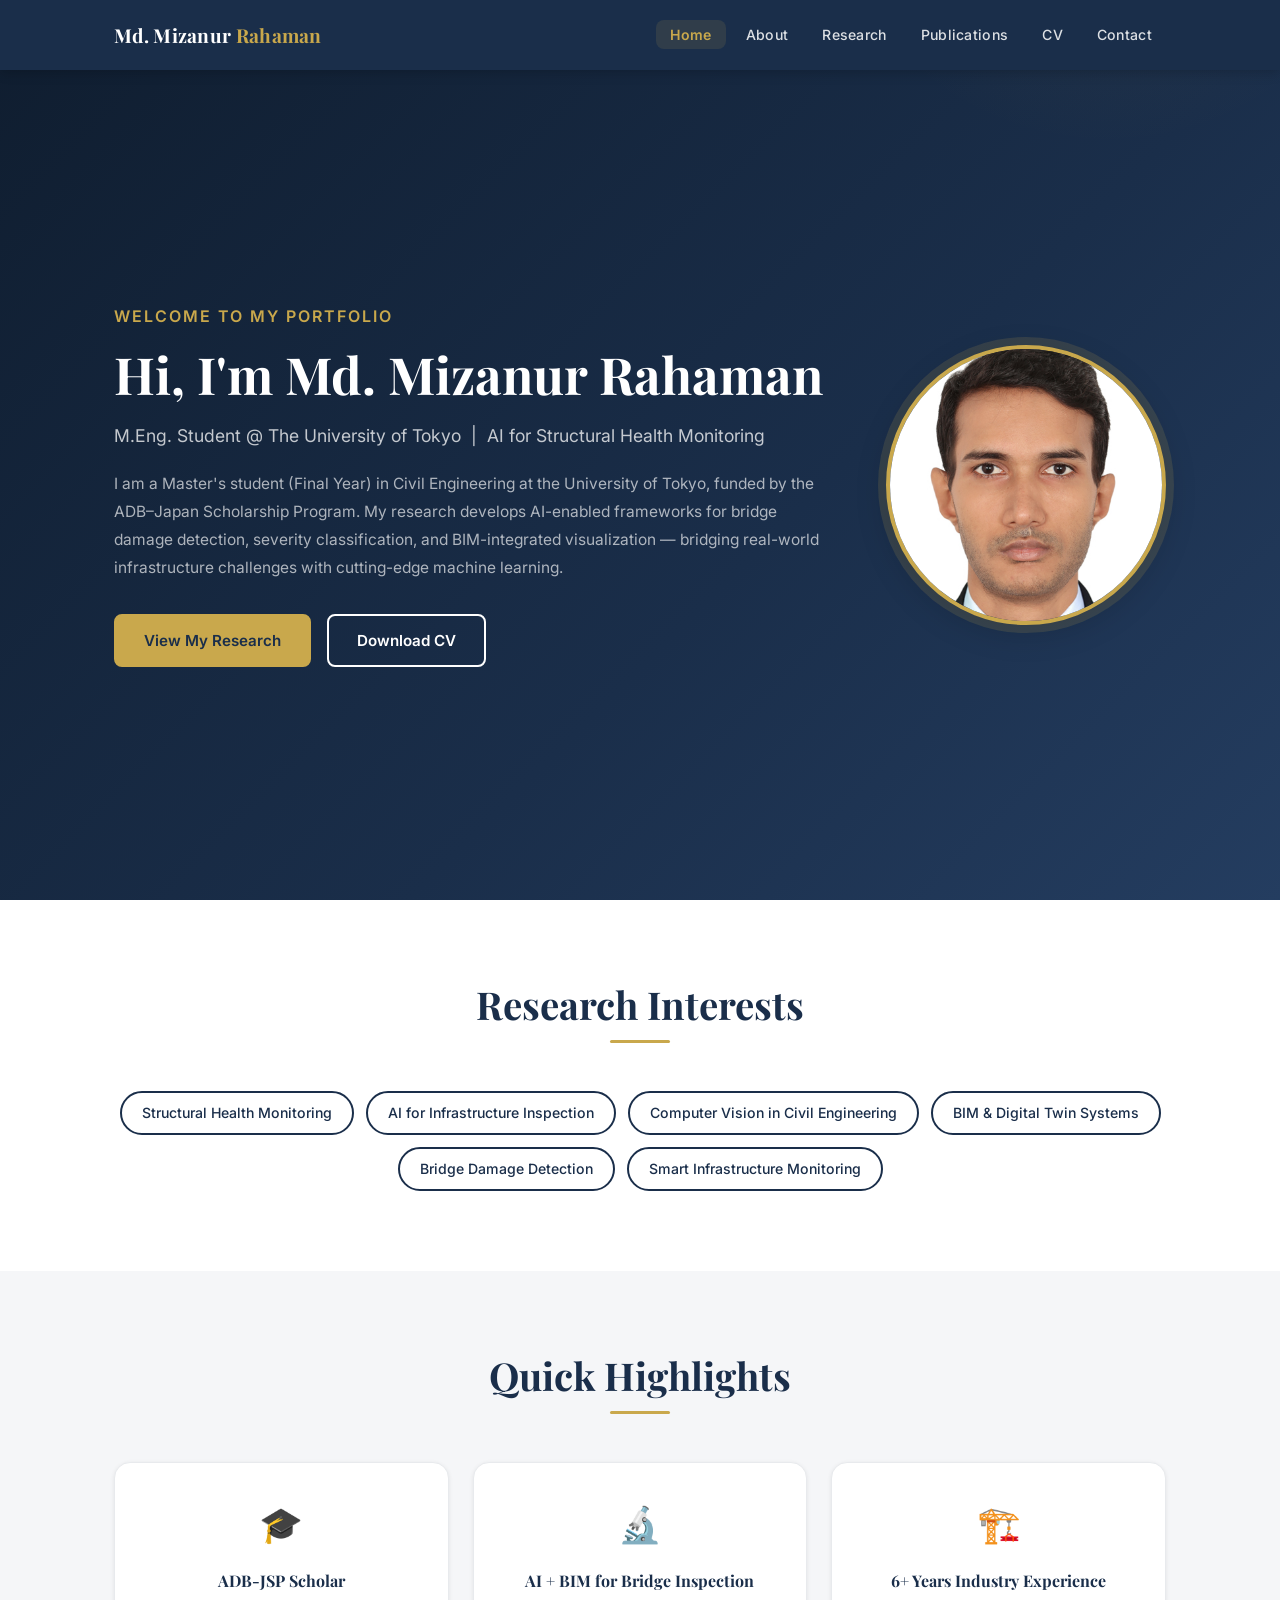
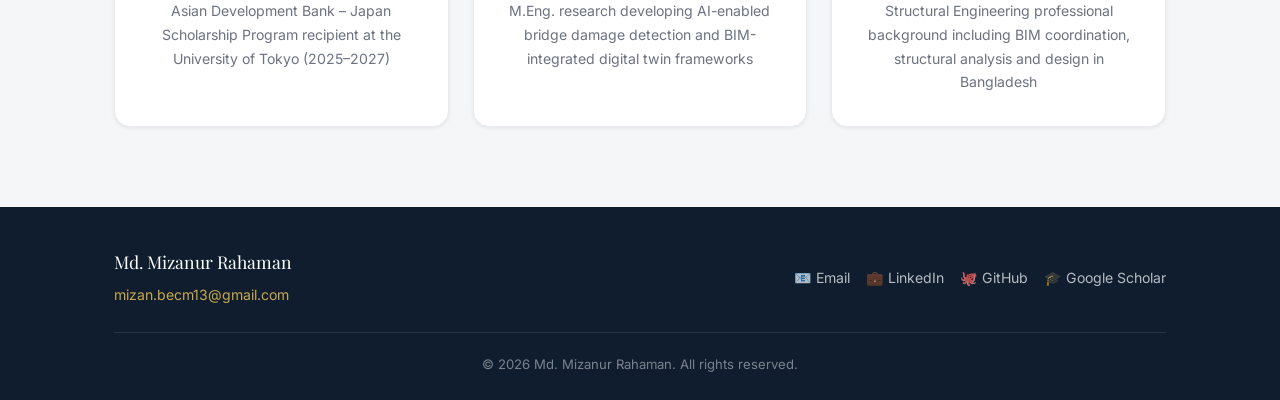
<file: index.html>
<!DOCTYPE html>
<html lang="en">
<head>
  <meta charset="UTF-8" />
  <meta name="viewport" content="width=device-width, initial-scale=1.0" />
  <title>Md. Mizanur Rahaman — PhD Portfolio</title>
  <meta name="description" content="Academic portfolio of Md. Mizanur Rahaman, M.Eng. student at the University of Tokyo specializing in AI for Structural Health Monitoring." />
  <link rel="stylesheet" href="assets/css/style.css" />
</head>
<body>

  <div id="nav-placeholder"></div>

  <!-- ===== HERO ===== -->
  <header class="hero">
    <div class="hero-inner container">
      <div class="hero-text">
        <div class="hero-greeting">Welcome to my portfolio</div>
        <h1>Hi, I'm Md. Mizanur Rahaman</h1>
        <p class="hero-subtitle">
          M.Eng. Student @ The University of Tokyo &nbsp;|&nbsp; AI for Structural Health Monitoring
        </p>
        <p class="hero-bio">
          I am a Master's student (Final Year) in Civil Engineering at the University of Tokyo,
          funded by the ADB–Japan Scholarship Program. My research develops AI-enabled frameworks
          for bridge damage detection, severity classification, and BIM-integrated visualization —
          bridging real-world infrastructure challenges with cutting-edge machine learning.
        </p>
        <div class="hero-buttons">
          <a href="research.html" class="btn btn-primary">View My Research</a>
          <a href="files/Md_Mizanur_Rahaman_CV_PhD_2026.pdf" class="btn btn-outline" download>Download CV</a>
        </div>
      </div>
      <div class="hero-photo">
        <img src="assets/images/profile.png" alt="Md. Mizanur Rahaman — profile photo" />
      </div>
    </div>
  </header>

  <main>

    <!-- ===== RESEARCH INTERESTS ===== -->
    <section class="section">
      <div class="container">
        <div class="section-title">
          <h2>Research Interests</h2>
          <div class="underline"></div>
        </div>
        <div class="interest-pills">
          <span class="pill">Structural Health Monitoring</span>
          <span class="pill">AI for Infrastructure Inspection</span>
          <span class="pill">Computer Vision in Civil Engineering</span>
          <span class="pill">BIM &amp; Digital Twin Systems</span>
          <span class="pill">Bridge Damage Detection</span>
          <span class="pill">Smart Infrastructure Monitoring</span>
        </div>
      </div>
    </section>

    <!-- ===== QUICK HIGHLIGHTS ===== -->
    <section class="section section-alt">
      <div class="container">
        <div class="section-title">
          <h2>Quick Highlights</h2>
          <div class="underline"></div>
        </div>
        <div class="highlight-cards">

          <div class="highlight-card">
            <div class="icon">🎓</div>
            <h4>ADB-JSP Scholar</h4>
            <p>Asian Development Bank – Japan Scholarship Program recipient at the University of Tokyo (2025–2027)</p>
          </div>

          <div class="highlight-card">
            <div class="icon">🔬</div>
            <h4>AI + BIM for Bridge Inspection</h4>
            <p>M.Eng. research developing AI-enabled bridge damage detection and BIM-integrated digital twin frameworks</p>
          </div>

          <div class="highlight-card">
            <div class="icon">🏗️</div>
            <h4>6+ Years Industry Experience</h4>
            <p>Structural Engineering professional background including BIM coordination, structural analysis and design in Bangladesh</p>
          </div>

        </div>
      </div>
    </section>

  </main>

  <div id="footer-placeholder"></div>

  <script src="assets/js/main.js"></script>
</body>
</html>
</file>
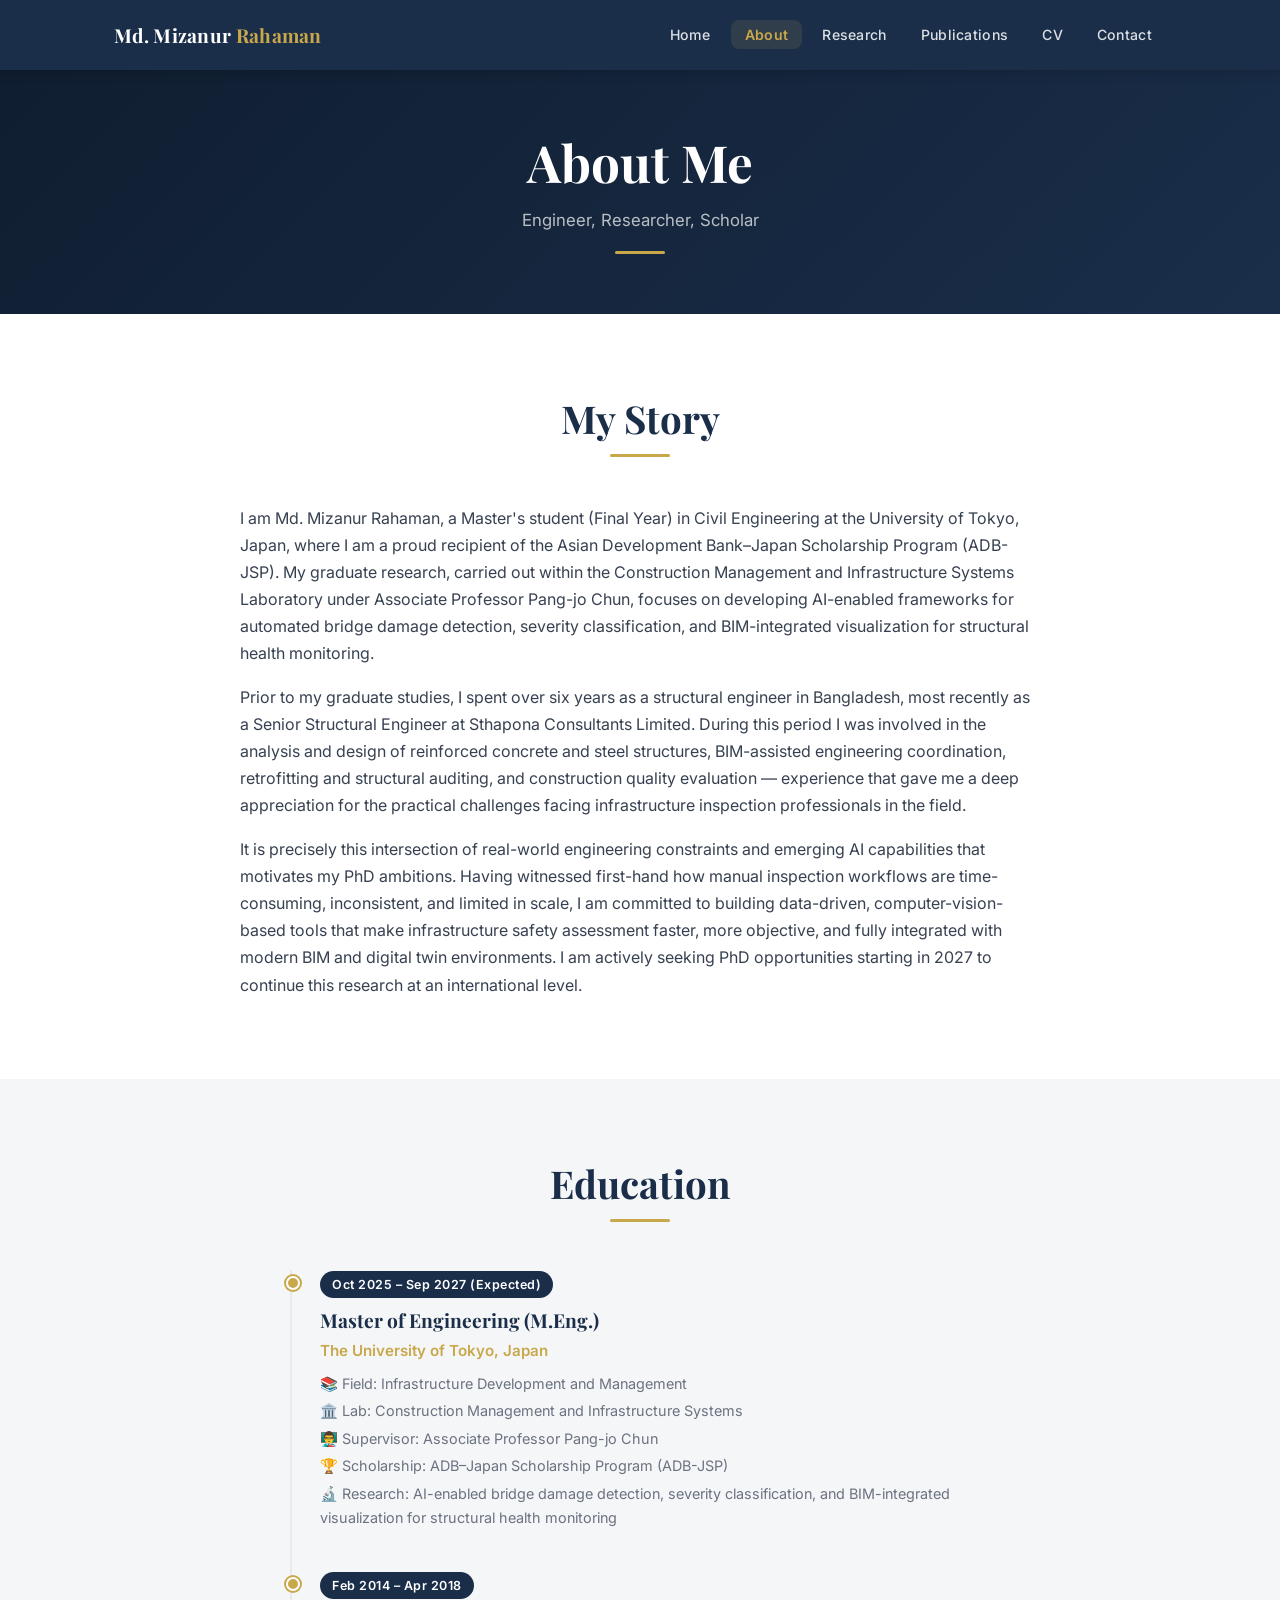
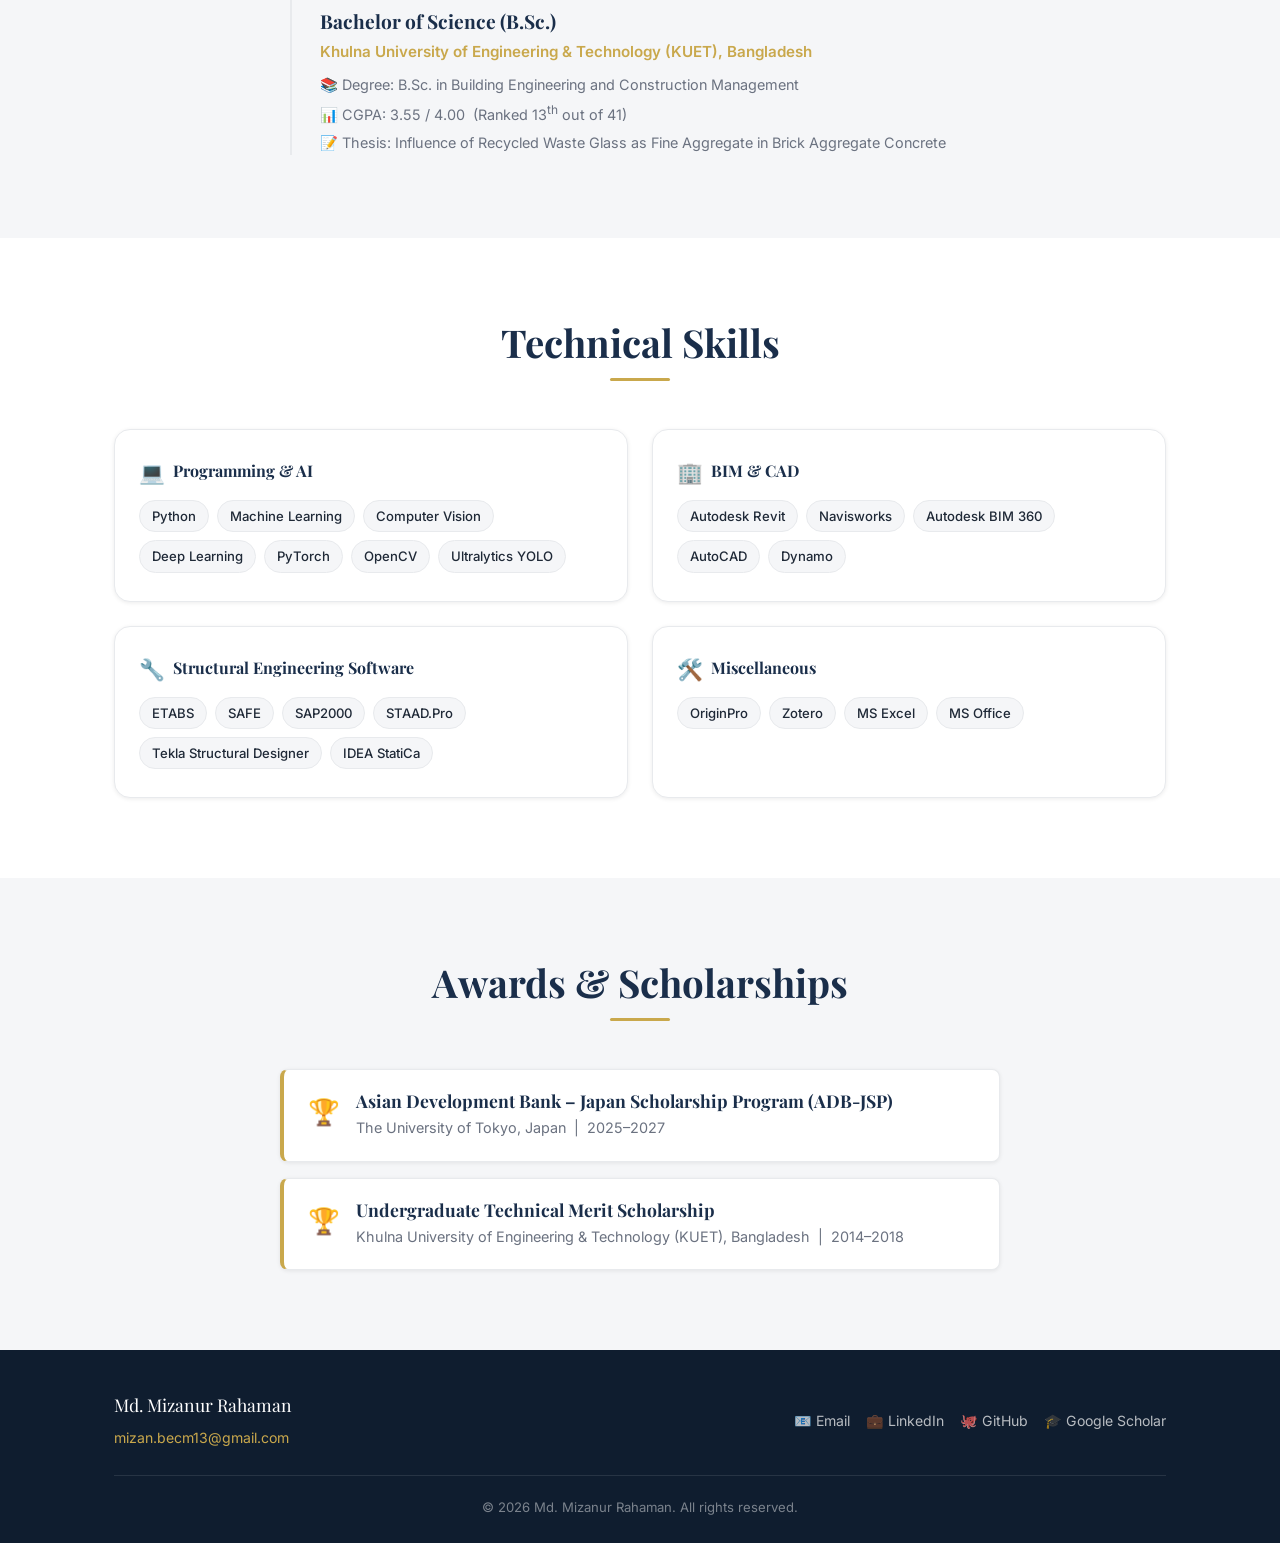
<file: about.html>
<!DOCTYPE html>
<html lang="en">
<head>
  <meta charset="UTF-8" />
  <meta name="viewport" content="width=device-width, initial-scale=1.0" />
  <title>About — Md. Mizanur Rahaman</title>
  <meta name="description" content="About Md. Mizanur Rahaman — education, professional background, technical skills, and awards." />
  <link rel="stylesheet" href="assets/css/style.css" />
</head>
<body>

  <div id="nav-placeholder"></div>

  <!-- ===== PAGE HERO ===== -->
  <header class="page-hero">
    <div class="container">
      <h1>About Me</h1>
      <p>Engineer, Researcher, Scholar</p>
      <div class="gold-bar"></div>
    </div>
  </header>

  <main>

    <!-- ===== ABOUT ME ===== -->
    <section class="section">
      <div class="container">
        <div class="section-title">
          <h2>My Story</h2>
          <div class="underline"></div>
        </div>
        <div style="max-width: 800px; margin: 0 auto;">

          <p>
            I am Md. Mizanur Rahaman, a Master's student (Final Year) in Civil Engineering at
            the University of Tokyo, Japan, where I am a proud recipient of the Asian Development
            Bank–Japan Scholarship Program (ADB-JSP). My graduate research, carried out within the
            Construction Management and Infrastructure Systems Laboratory under Associate Professor
            Pang-jo Chun, focuses on developing AI-enabled frameworks for automated bridge damage
            detection, severity classification, and BIM-integrated visualization for structural
            health monitoring.
          </p>

          <p>
            Prior to my graduate studies, I spent over six years as a structural engineer in
            Bangladesh, most recently as a Senior Structural Engineer at Sthapona Consultants
            Limited. During this period I was involved in the analysis and design of reinforced
            concrete and steel structures, BIM-assisted engineering coordination, retrofitting and
            structural auditing, and construction quality evaluation — experience that gave me a
            deep appreciation for the practical challenges facing infrastructure inspection
            professionals in the field.
          </p>

          <p>
            It is precisely this intersection of real-world engineering constraints and emerging
            AI capabilities that motivates my PhD ambitions. Having witnessed first-hand how
            manual inspection workflows are time-consuming, inconsistent, and limited in scale, I
            am committed to building data-driven, computer-vision-based tools that make
            infrastructure safety assessment faster, more objective, and fully integrated with
            modern BIM and digital twin environments. I am actively seeking PhD opportunities
            starting in 2027 to continue this research at an international level.
          </p>

        </div>
      </div>
    </section>

    <!-- ===== EDUCATION ===== -->
    <section class="section section-alt">
      <div class="container">
        <div class="section-title">
          <h2>Education</h2>
          <div class="underline"></div>
        </div>
        <div style="max-width: 720px; margin: 0 auto;">
          <div class="timeline">

            <div class="timeline-item">
              <span class="timeline-badge">Oct 2025 – Sep 2027 (Expected)</span>
              <h3>Master of Engineering (M.Eng.)</h3>
              <div class="institution">The University of Tokyo, Japan</div>
              <div class="details">
                <span>📚 Field: Infrastructure Development and Management</span>
                <span>🏛️ Lab: Construction Management and Infrastructure Systems</span>
                <span>👨‍🏫 Supervisor: Associate Professor Pang-jo Chun</span>
                <span>🏆 Scholarship: ADB–Japan Scholarship Program (ADB-JSP)</span>
                <span>🔬 Research: AI-enabled bridge damage detection, severity classification, and BIM-integrated visualization for structural health monitoring</span>
              </div>
            </div>

            <div class="timeline-item">
              <span class="timeline-badge">Feb 2014 – Apr 2018</span>
              <h3>Bachelor of Science (B.Sc.)</h3>
              <div class="institution">Khulna University of Engineering &amp; Technology (KUET), Bangladesh</div>
              <div class="details">
                <span>📚 Degree: B.Sc. in Building Engineering and Construction Management</span>
                <span>📊 CGPA: 3.55 / 4.00 &nbsp;(Ranked 13<sup>th</sup> out of 41)</span>
                <span>📝 Thesis: Influence of Recycled Waste Glass as Fine Aggregate in Brick Aggregate Concrete</span>
              </div>
            </div>

          </div>
        </div>
      </div>
    </section>

    <!-- ===== TECHNICAL SKILLS ===== -->
    <section class="section">
      <div class="container">
        <div class="section-title">
          <h2>Technical Skills</h2>
          <div class="underline"></div>
        </div>
        <div class="skills-grid">

          <div class="skill-card">
            <h4><span class="card-icon">💻</span> Programming &amp; AI</h4>
            <div class="skill-tags">
              <span class="skill-tag">Python</span>
              <span class="skill-tag">Machine Learning</span>
              <span class="skill-tag">Computer Vision</span>
              <span class="skill-tag">Deep Learning</span>
              <span class="skill-tag">PyTorch</span>
              <span class="skill-tag">OpenCV</span>
              <span class="skill-tag">Ultralytics YOLO</span>
            </div>
          </div>

          <div class="skill-card">
            <h4><span class="card-icon">🏢</span> BIM &amp; CAD</h4>
            <div class="skill-tags">
              <span class="skill-tag">Autodesk Revit</span>
              <span class="skill-tag">Navisworks</span>
              <span class="skill-tag">Autodesk BIM 360</span>
              <span class="skill-tag">AutoCAD</span>
              <span class="skill-tag">Dynamo</span>
            </div>
          </div>

          <div class="skill-card">
            <h4><span class="card-icon">🔧</span> Structural Engineering Software</h4>
            <div class="skill-tags">
              <span class="skill-tag">ETABS</span>
              <span class="skill-tag">SAFE</span>
              <span class="skill-tag">SAP2000</span>
              <span class="skill-tag">STAAD.Pro</span>
              <span class="skill-tag">Tekla Structural Designer</span>
              <span class="skill-tag">IDEA StatiCa</span>
            </div>
          </div>

          <div class="skill-card">
            <h4><span class="card-icon">🛠️</span> Miscellaneous</h4>
            <div class="skill-tags">
              <span class="skill-tag">OriginPro</span>
              <span class="skill-tag">Zotero</span>
              <span class="skill-tag">MS Excel</span>
              <span class="skill-tag">MS Office</span>
            </div>
          </div>

        </div>
      </div>
    </section>

    <!-- ===== AWARDS & SCHOLARSHIPS ===== -->
    <section class="section section-alt">
      <div class="container">
        <div class="section-title">
          <h2>Awards &amp; Scholarships</h2>
          <div class="underline"></div>
        </div>
        <div style="max-width: 720px; margin: 0 auto;">
          <div class="awards-list">

            <div class="award-item">
              <div class="award-icon">🏆</div>
              <div>
                <h4>Asian Development Bank – Japan Scholarship Program (ADB-JSP)</h4>
                <p>The University of Tokyo, Japan &nbsp;|&nbsp; 2025–2027</p>
              </div>
            </div>

            <div class="award-item">
              <div class="award-icon">🏆</div>
              <div>
                <h4>Undergraduate Technical Merit Scholarship</h4>
                <p>Khulna University of Engineering &amp; Technology (KUET), Bangladesh &nbsp;|&nbsp; 2014–2018</p>
              </div>
            </div>

          </div>
        </div>
      </div>
    </section>

  </main>

  <div id="footer-placeholder"></div>

  <script src="assets/js/main.js"></script>
</body>
</html>
</file>
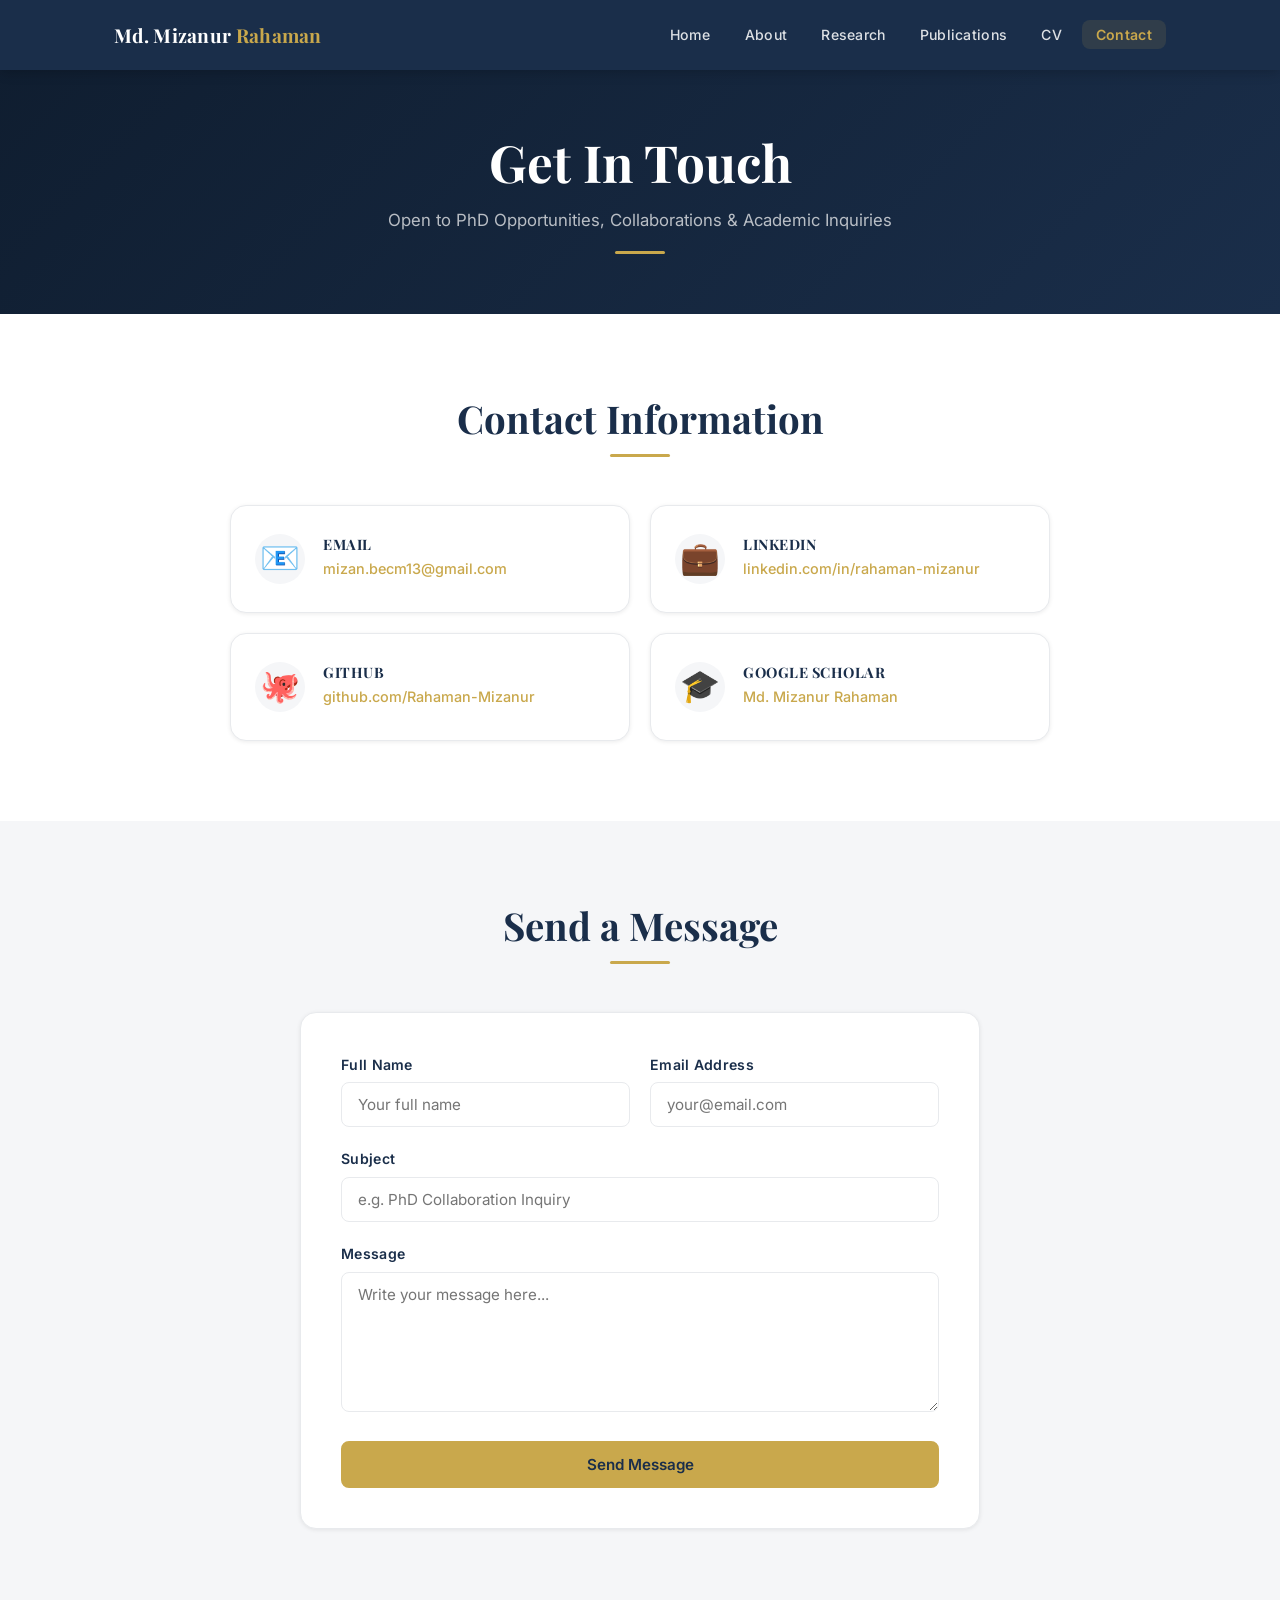
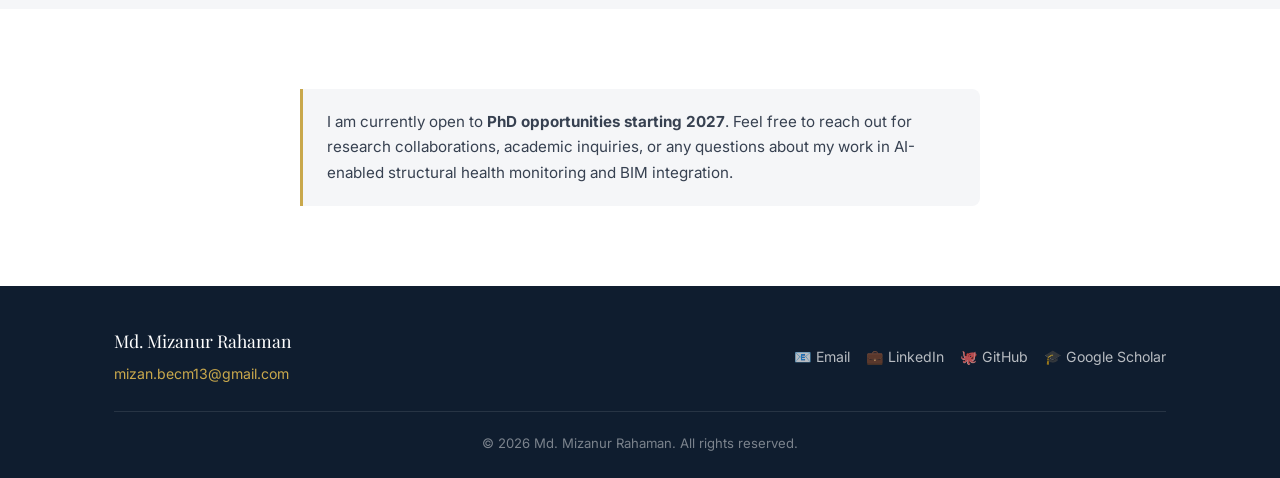
<file: contact.html>
<!DOCTYPE html>
<html lang="en">
<head>
  <meta charset="UTF-8" />
  <meta name="viewport" content="width=device-width, initial-scale=1.0" />
  <title>Contact — Md. Mizanur Rahaman</title>
  <meta name="description" content="Contact Md. Mizanur Rahaman — open to PhD opportunities, research collaborations, and academic inquiries." />
  <link rel="stylesheet" href="assets/css/style.css" />
</head>
<body>

  <div id="nav-placeholder"></div>

  <!-- ===== PAGE HERO ===== -->
  <header class="page-hero">
    <div class="container">
      <h1>Get In Touch</h1>
      <p>Open to PhD Opportunities, Collaborations &amp; Academic Inquiries</p>
      <div class="gold-bar"></div>
    </div>
  </header>

  <main>

    <!-- ===== CONTACT CARDS ===== -->
    <section class="section">
      <div class="container">
        <div class="section-title">
          <h2>Contact Information</h2>
          <div class="underline"></div>
        </div>
        <div class="contact-cards" style="max-width: 820px; margin: 0 auto;">

          <a href="mailto:mizan.becm13@gmail.com" class="contact-card">
            <div class="c-icon">📧</div>
            <div>
              <h4>Email</h4>
              <p>mizan.becm13@gmail.com</p>
            </div>
          </a>

          <a href="https://linkedin.com/in/rahaman-mizanur" target="_blank" rel="noopener" class="contact-card">
            <div class="c-icon">💼</div>
            <div>
              <h4>LinkedIn</h4>
              <p>linkedin.com/in/rahaman-mizanur</p>
            </div>
          </a>

          <a href="https://github.com/Rahaman-Mizanur" target="_blank" rel="noopener" class="contact-card">
            <div class="c-icon">🐙</div>
            <div>
              <h4>GitHub</h4>
              <p>github.com/Rahaman-Mizanur</p>
            </div>
          </a>

          <a href="https://scholar.google.com/citations?user=Gajk6tkAAAAJ&hl=en" target="_blank" rel="noopener" class="contact-card">
            <div class="c-icon">🎓</div>
            <div>
              <h4>Google Scholar</h4>
              <p>Md. Mizanur Rahaman</p>
            </div>
          </a>


        </div>
      </div>
    </section>

    <!-- ===== CONTACT FORM ===== -->
    <section class="section section-alt">
      <div class="container">
        <div class="section-title">
          <h2>Send a Message</h2>
          <div class="underline"></div>
        </div>
        <div style="max-width: 680px; margin: 0 auto;">

          <!-- Replace YOUR_FORM_ID with your Formspree form ID after signing up at formspree.io -->
          <form class="contact-form" action="https://formspree.io/f/xeedzdee" method="POST">

            <div class="form-row">
              <div class="form-group">
                <label for="name">Full Name</label>
                <input type="text" id="name" name="name" placeholder="Your full name" required />
              </div>
              <div class="form-group">
                <label for="email">Email Address</label>
                <input type="email" id="email" name="email" placeholder="your@email.com" required />
              </div>
            </div>

            <div class="form-group">
              <label for="subject">Subject</label>
              <input type="text" id="subject" name="subject" placeholder="e.g. PhD Collaboration Inquiry" required />
            </div>

            <div class="form-group">
              <label for="message">Message</label>
              <textarea id="message" name="message" placeholder="Write your message here..." required></textarea>
            </div>

            <button type="submit" class="btn btn-primary" style="width:100%; justify-content:center;">
              Send Message
            </button>

          </form>

        </div>
      </div>
    </section>

    <!-- ===== NOTE ===== -->
    <section class="section">
      <div class="container">
        <div style="max-width: 680px; margin: 0 auto;">
          <div class="form-note">
            I am currently open to <strong>PhD opportunities starting 2027</strong>. Feel free to reach out
            for research collaborations, academic inquiries, or any questions about my work in AI-enabled
            structural health monitoring and BIM integration.
          </div>
        </div>
      </div>
    </section>

  </main>

  <div id="footer-placeholder"></div>

  <script src="assets/js/main.js"></script>
</body>
</html>
</file>
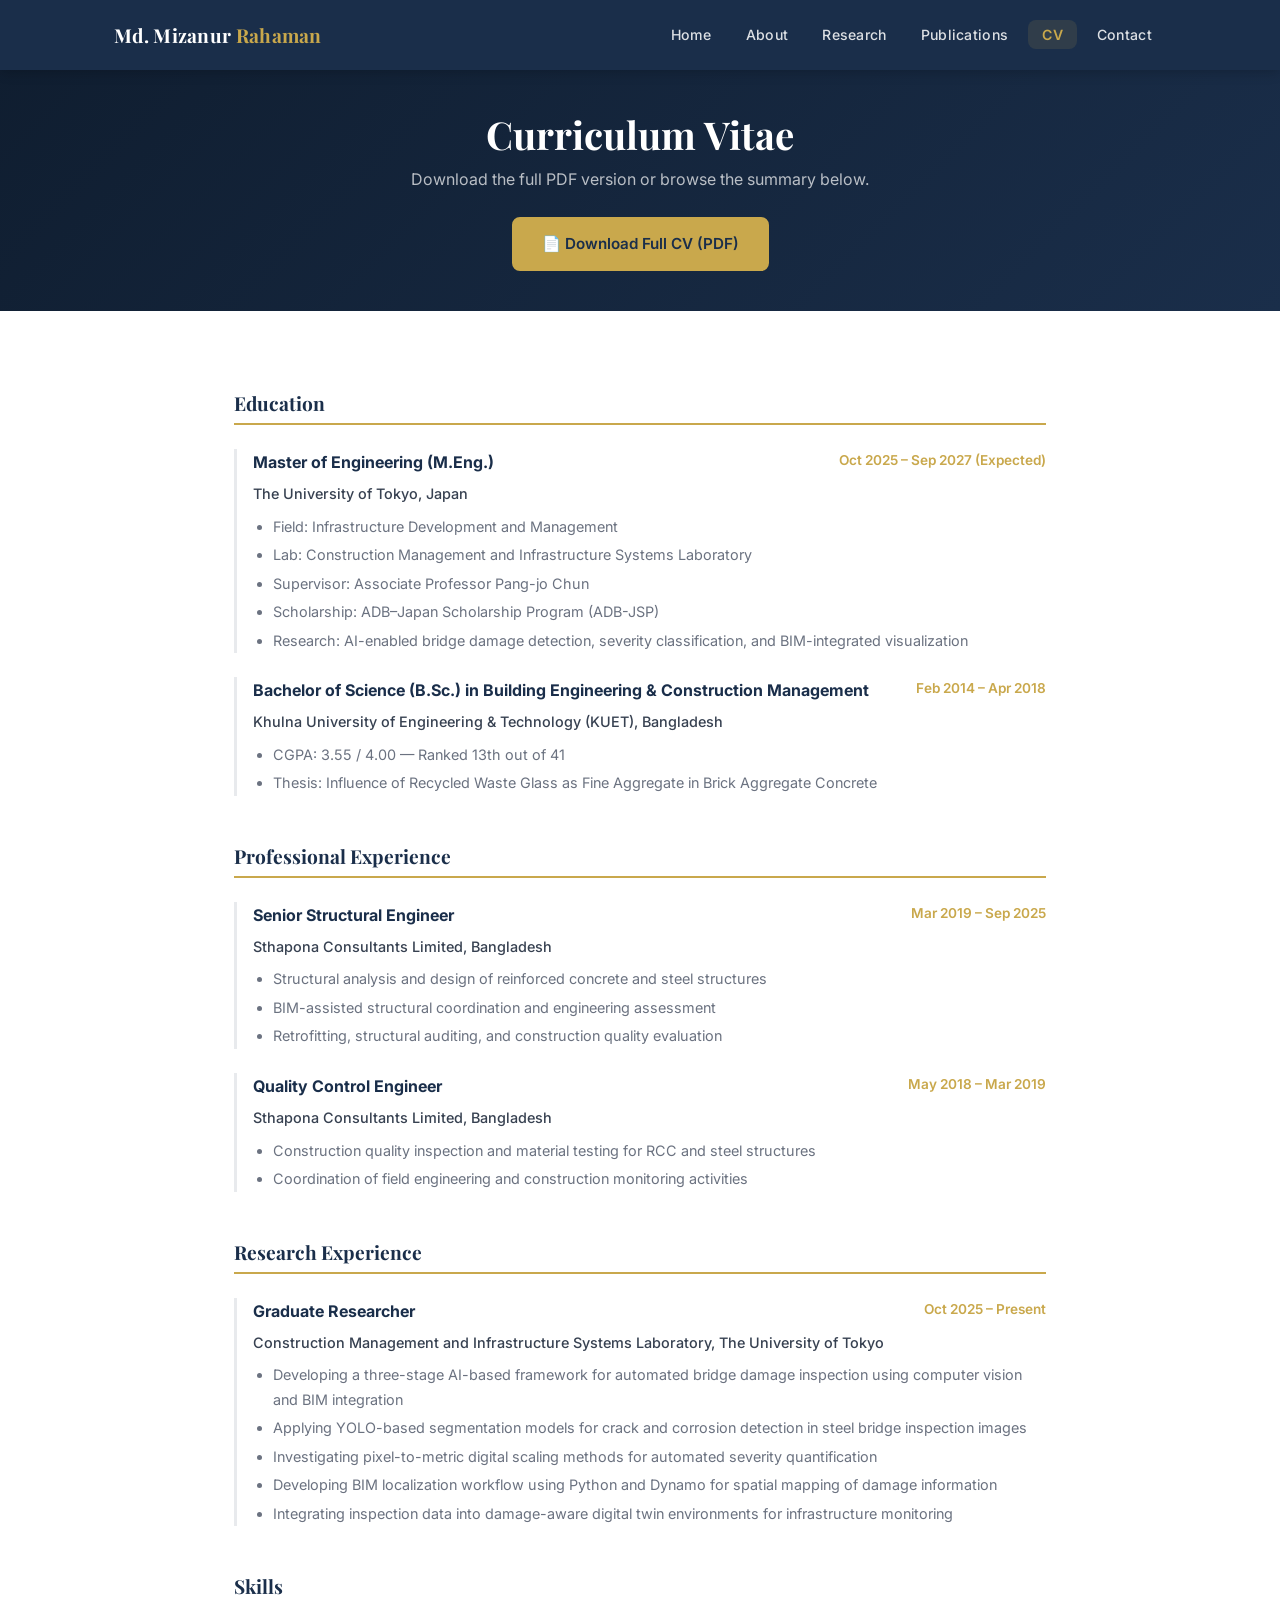
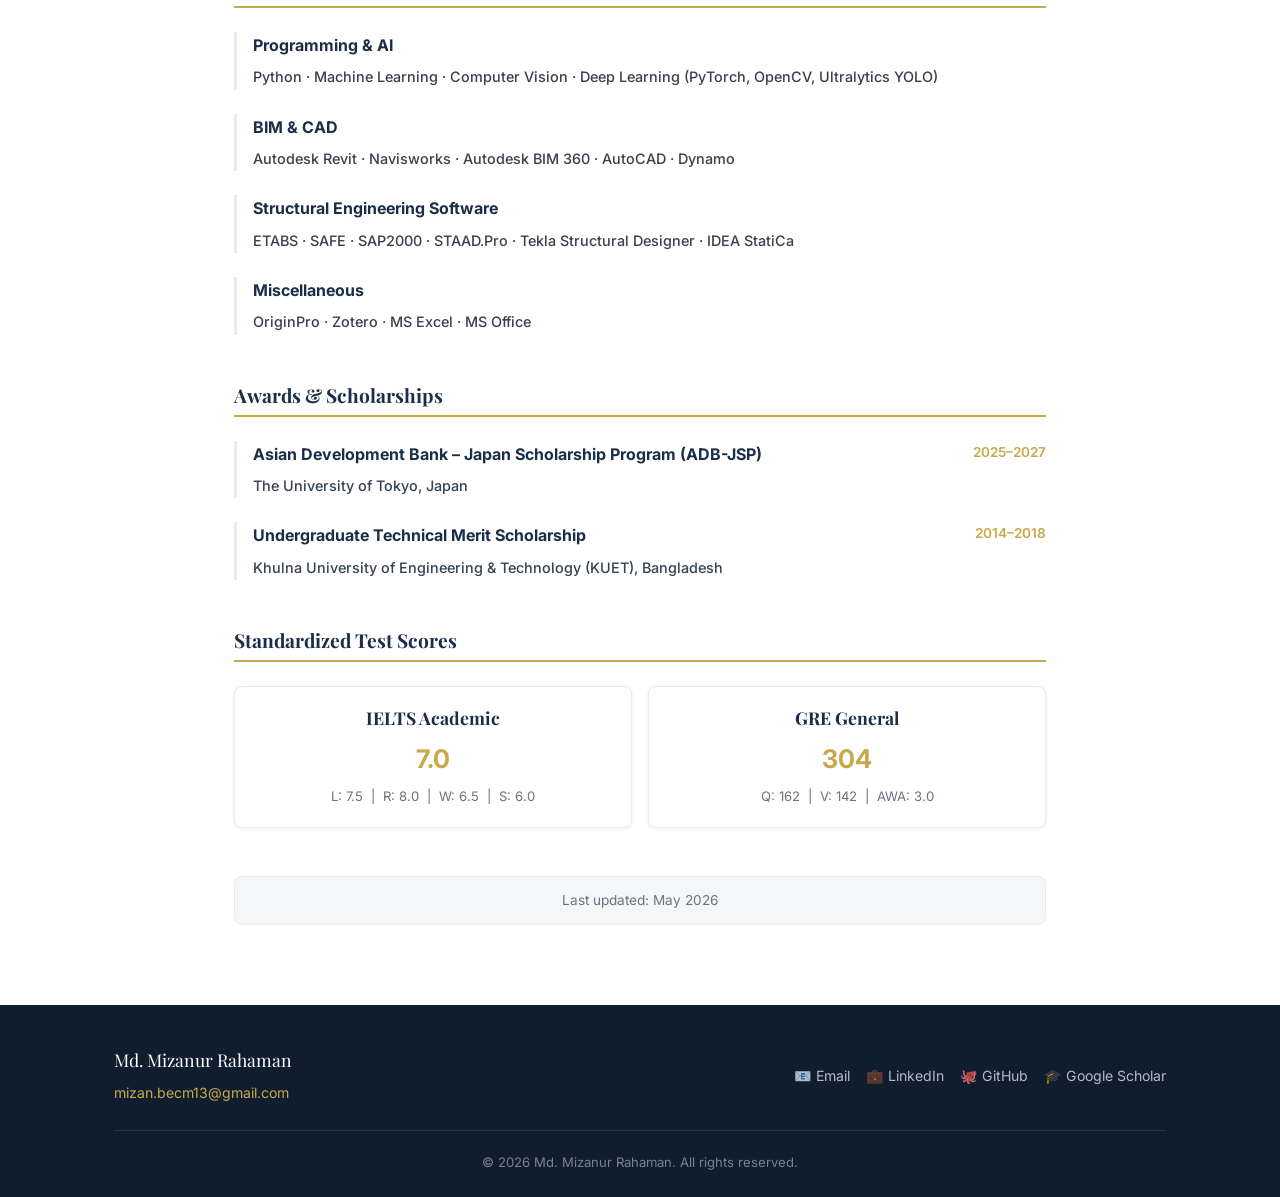
<file: cv.html>
<!DOCTYPE html>
<html lang="en">
<head>
  <meta charset="UTF-8" />
  <meta name="viewport" content="width=device-width, initial-scale=1.0" />
  <title>CV — Md. Mizanur Rahaman</title>
  <meta name="description" content="Curriculum Vitae of Md. Mizanur Rahaman — education, professional experience, skills, and awards." />
  <link rel="stylesheet" href="assets/css/style.css" />
</head>
<body>

  <div id="nav-placeholder"></div>

  <!-- ===== CV DOWNLOAD BAR ===== -->
  <div class="cv-download-bar" style="padding-top: calc(var(--nav-height) + 40px);">
    <div class="container">
      <h2>Curriculum Vitae</h2>
      <p>Download the full PDF version or browse the summary below.</p>
      <a href="files/Md_Mizanur_Rahaman_CV_PhD_2026.pdf" class="btn btn-primary" download>
        📄 Download Full CV (PDF)
      </a>
    </div>
  </div>

  <main>
    <section class="section">
      <div class="container" style="max-width: 860px;">

        <!-- EDUCATION -->
        <div class="cv-section">
          <h3>Education</h3>

          <div class="cv-entry">
            <div class="cv-entry-header">
              <div class="cv-entry-title">Master of Engineering (M.Eng.)</div>
              <div class="cv-entry-date">Oct 2025 – Sep 2027 (Expected)</div>
            </div>
            <div class="cv-entry-org">The University of Tokyo, Japan</div>
            <ul>
              <li>Field: Infrastructure Development and Management</li>
              <li>Lab: Construction Management and Infrastructure Systems Laboratory</li>
              <li>Supervisor: Associate Professor Pang-jo Chun</li>
              <li>Scholarship: ADB–Japan Scholarship Program (ADB-JSP)</li>
              <li>Research: AI-enabled bridge damage detection, severity classification, and BIM-integrated visualization</li>
            </ul>
          </div>

          <div class="cv-entry">
            <div class="cv-entry-header">
              <div class="cv-entry-title">Bachelor of Science (B.Sc.) in Building Engineering &amp; Construction Management</div>
              <div class="cv-entry-date">Feb 2014 – Apr 2018</div>
            </div>
            <div class="cv-entry-org">Khulna University of Engineering &amp; Technology (KUET), Bangladesh</div>
            <ul>
              <li>CGPA: 3.55 / 4.00 — Ranked 13th out of 41</li>
              <li>Thesis: Influence of Recycled Waste Glass as Fine Aggregate in Brick Aggregate Concrete</li>
            </ul>
          </div>
        </div>

        <!-- PROFESSIONAL EXPERIENCE -->
        <div class="cv-section">
          <h3>Professional Experience</h3>

          <div class="cv-entry">
            <div class="cv-entry-header">
              <div class="cv-entry-title">Senior Structural Engineer</div>
              <div class="cv-entry-date">Mar 2019 – Sep 2025</div>
            </div>
            <div class="cv-entry-org">Sthapona Consultants Limited, Bangladesh</div>
            <ul>
              <li>Structural analysis and design of reinforced concrete and steel structures</li>
              <li>BIM-assisted structural coordination and engineering assessment</li>
              <li>Retrofitting, structural auditing, and construction quality evaluation</li>
            </ul>
          </div>

          <div class="cv-entry">
            <div class="cv-entry-header">
              <div class="cv-entry-title">Quality Control Engineer</div>
              <div class="cv-entry-date">May 2018 – Mar 2019</div>
            </div>
            <div class="cv-entry-org">Sthapona Consultants Limited, Bangladesh</div>
            <ul>
              <li>Construction quality inspection and material testing for RCC and steel structures</li>
              <li>Coordination of field engineering and construction monitoring activities</li>
            </ul>
          </div>
        </div>

        <!-- RESEARCH EXPERIENCE -->
        <div class="cv-section">
          <h3>Research Experience</h3>

          <div class="cv-entry">
            <div class="cv-entry-header">
              <div class="cv-entry-title">Graduate Researcher</div>
              <div class="cv-entry-date">Oct 2025 – Present</div>
            </div>
            <div class="cv-entry-org">Construction Management and Infrastructure Systems Laboratory, The University of Tokyo</div>
            <ul>
              <li>Developing a three-stage AI-based framework for automated bridge damage inspection using computer vision and BIM integration</li>
              <li>Applying YOLO-based segmentation models for crack and corrosion detection in steel bridge inspection images</li>
              <li>Investigating pixel-to-metric digital scaling methods for automated severity quantification</li>
              <li>Developing BIM localization workflow using Python and Dynamo for spatial mapping of damage information</li>
              <li>Integrating inspection data into damage-aware digital twin environments for infrastructure monitoring</li>
            </ul>
          </div>
        </div>

        <!-- SKILLS SUMMARY -->
        <div class="cv-section">
          <h3>Skills</h3>

          <div class="cv-entry">
            <div class="cv-entry-header">
              <div class="cv-entry-title">Programming &amp; AI</div>
            </div>
            <div class="cv-entry-org">Python · Machine Learning · Computer Vision · Deep Learning (PyTorch, OpenCV, Ultralytics YOLO)</div>
          </div>

          <div class="cv-entry">
            <div class="cv-entry-header">
              <div class="cv-entry-title">BIM &amp; CAD</div>
            </div>
            <div class="cv-entry-org">Autodesk Revit · Navisworks · Autodesk BIM 360 · AutoCAD · Dynamo</div>
          </div>

          <div class="cv-entry">
            <div class="cv-entry-header">
              <div class="cv-entry-title">Structural Engineering Software</div>
            </div>
            <div class="cv-entry-org">ETABS · SAFE · SAP2000 · STAAD.Pro · Tekla Structural Designer · IDEA StatiCa</div>
          </div>

          <div class="cv-entry">
            <div class="cv-entry-header">
              <div class="cv-entry-title">Miscellaneous</div>
            </div>
            <div class="cv-entry-org">OriginPro · Zotero · MS Excel · MS Office</div>
          </div>
        </div>

        <!-- AWARDS -->
        <div class="cv-section">
          <h3>Awards &amp; Scholarships</h3>

          <div class="cv-entry">
            <div class="cv-entry-header">
              <div class="cv-entry-title">Asian Development Bank – Japan Scholarship Program (ADB-JSP)</div>
              <div class="cv-entry-date">2025–2027</div>
            </div>
            <div class="cv-entry-org">The University of Tokyo, Japan</div>
          </div>

          <div class="cv-entry">
            <div class="cv-entry-header">
              <div class="cv-entry-title">Undergraduate Technical Merit Scholarship</div>
              <div class="cv-entry-date">2014–2018</div>
            </div>
            <div class="cv-entry-org">Khulna University of Engineering &amp; Technology (KUET), Bangladesh</div>
          </div>
        </div>

        <!-- STANDARDIZED TESTS -->
        <div class="cv-section">
          <h3>Standardized Test Scores</h3>
          <div class="test-scores">

            <div class="score-card">
              <h4>IELTS Academic</h4>
              <span class="score-main">7.0</span>
              <div class="score-details">L: 7.5 &nbsp;|&nbsp; R: 8.0 &nbsp;|&nbsp; W: 6.5 &nbsp;|&nbsp; S: 6.0</div>
            </div>

            <div class="score-card">
              <h4>GRE General</h4>
              <span class="score-main">304</span>
              <div class="score-details">Q: 162 &nbsp;|&nbsp; V: 142 &nbsp;|&nbsp; AWA: 3.0</div>
            </div>

          </div>
        </div>

        <div class="cv-note">Last updated: May 2026</div>

      </div>
    </section>
  </main>

  <div id="footer-placeholder"></div>

  <script src="assets/js/main.js"></script>
</body>
</html>
</file>
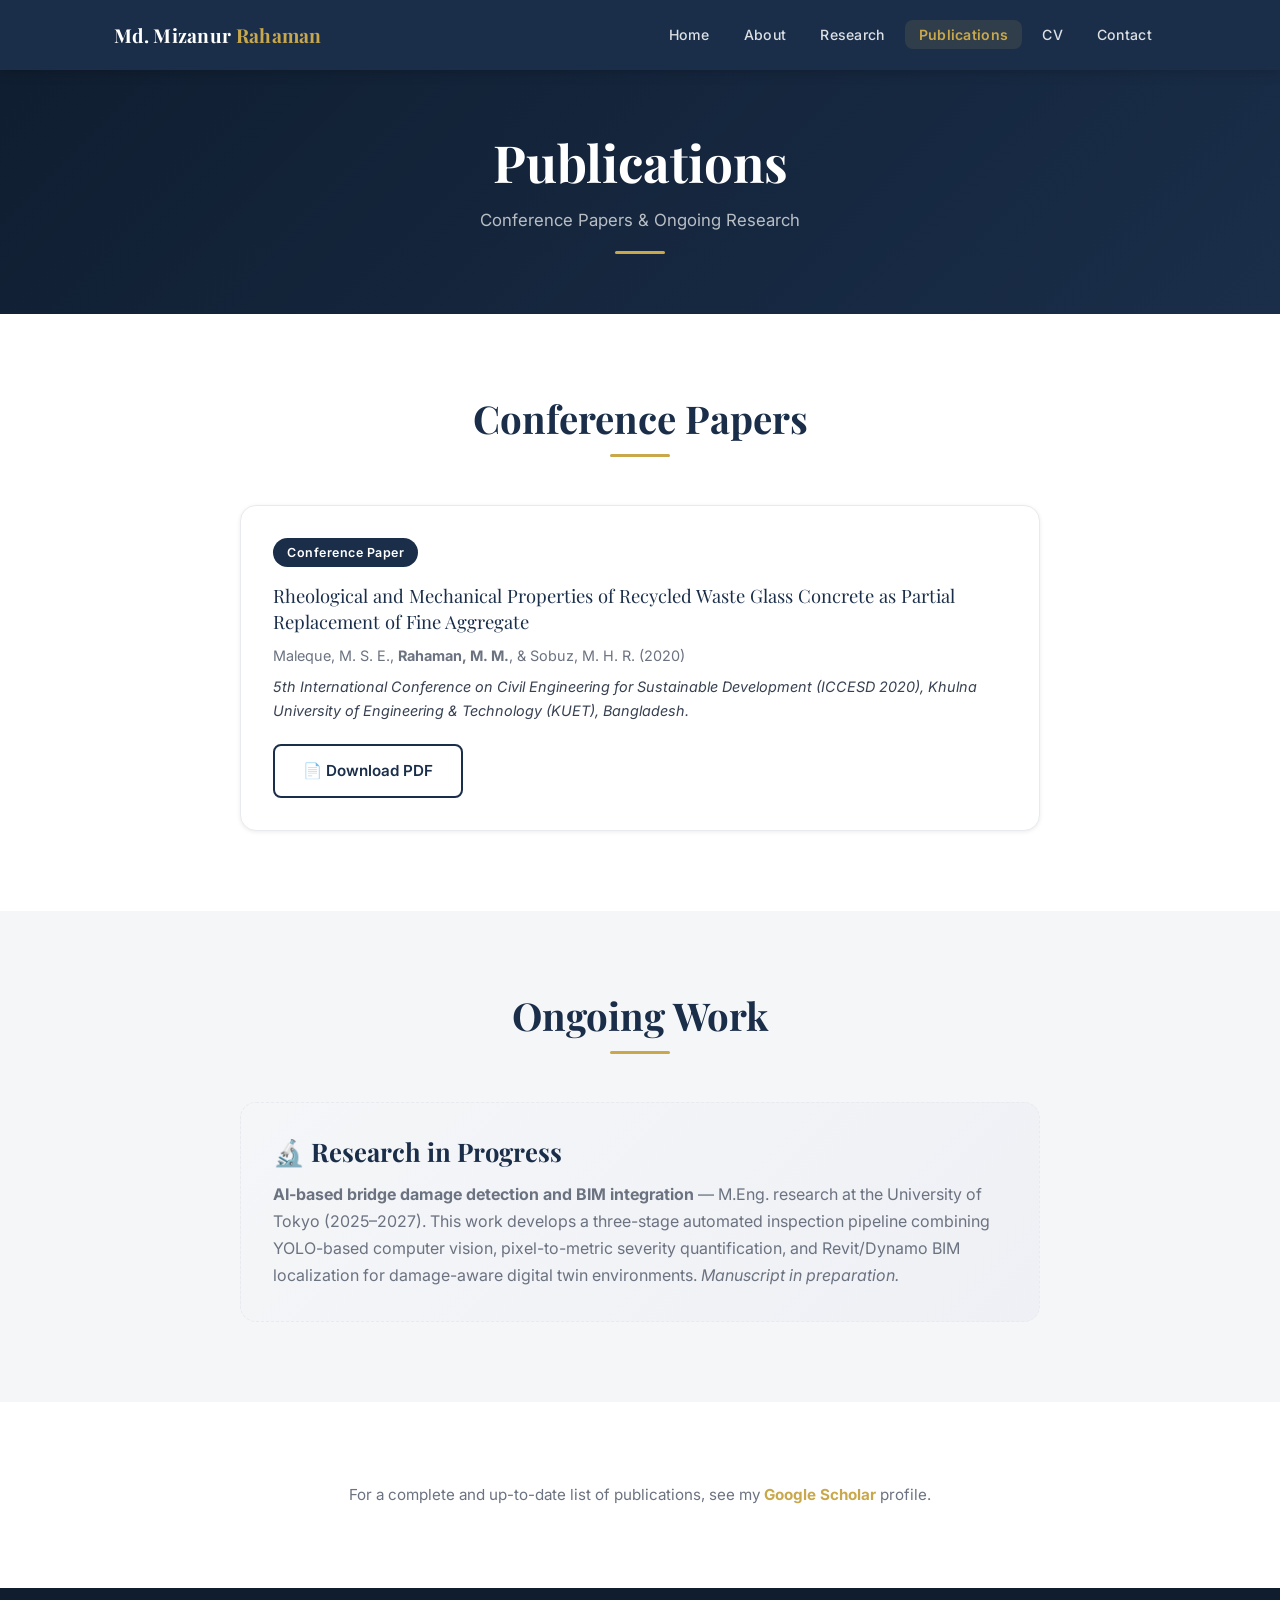
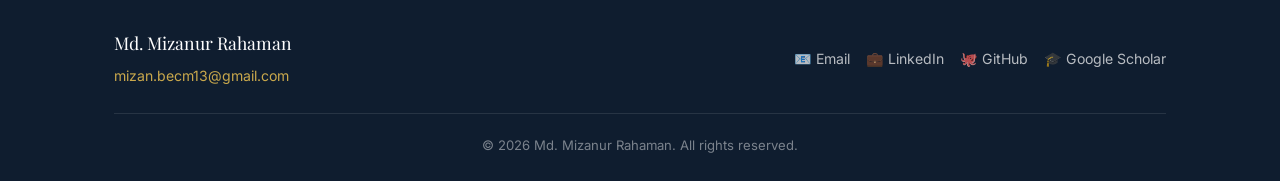
<file: publications.html>
<!DOCTYPE html>
<html lang="en">
<head>
  <meta charset="UTF-8" />
  <meta name="viewport" content="width=device-width, initial-scale=1.0" />
  <title>Publications — Md. Mizanur Rahaman</title>
  <meta name="description" content="Publications by Md. Mizanur Rahaman — conference papers and ongoing research manuscripts." />
  <link rel="stylesheet" href="assets/css/style.css" />
</head>
<body>

  <div id="nav-placeholder"></div>

  <!-- ===== PAGE HERO ===== -->
  <header class="page-hero">
    <div class="container">
      <h1>Publications</h1>
      <p>Conference Papers &amp; Ongoing Research</p>
      <div class="gold-bar"></div>
    </div>
  </header>

  <main>

    <!-- ===== CONFERENCE PAPERS ===== -->
    <section class="section">
      <div class="container">
        <div class="section-title">
          <h2>Conference Papers</h2>
          <div class="underline"></div>
        </div>
        <div style="max-width: 800px; margin: 0 auto;">

          <div class="pub-card">
            <span class="pub-badge">Conference Paper</span>
            <div class="pub-title">
              Rheological and Mechanical Properties of Recycled Waste Glass Concrete as Partial Replacement of Fine Aggregate
            </div>
            <div class="pub-authors">
              Maleque, M. S. E., <strong>Rahaman, M. M.</strong>, &amp; Sobuz, M. H. R. (2020)
            </div>
            <div class="pub-venue">
              5th International Conference on Civil Engineering for Sustainable Development (ICCESD 2020),
              Khulna University of Engineering &amp; Technology (KUET), Bangladesh.
            </div>
            <div class="pub-actions">
              <a href="files/publication_2020.pdf" class="btn btn-outline-navy" download>
                📄 Download PDF
              </a>
            </div>
          </div>

        </div>
      </div>
    </section>

    <!-- ===== ONGOING WORK ===== -->
    <section class="section section-alt">
      <div class="container">
        <div class="section-title">
          <h2>Ongoing Work</h2>
          <div class="underline"></div>
        </div>
        <div style="max-width: 800px; margin: 0 auto;">

          <div class="ongoing-card">
            <h3 style="margin-bottom:14px;">🔬 Research in Progress</h3>
            <p>
              <strong>AI-based bridge damage detection and BIM integration</strong> — M.Eng. research at the
              University of Tokyo (2025–2027). This work develops a three-stage automated inspection pipeline
              combining YOLO-based computer vision, pixel-to-metric severity quantification, and Revit/Dynamo
              BIM localization for damage-aware digital twin environments. <em>Manuscript in preparation.</em>
            </p>
          </div>

        </div>
      </div>
    </section>

    <!-- ===== GOOGLE SCHOLAR NOTE ===== -->
    <section class="section">
      <div class="container">
        <div style="max-width: 800px; margin: 0 auto; text-align: center;">
          <p style="color:var(--grey-text); font-size:0.95rem;">
            For a complete and up-to-date list of publications, see my
            <a href="https://scholar.google.com/citations?user=Gajk6tkAAAAJ&hl=en" target="_blank" rel="noopener"><strong>Google Scholar</strong></a> profile.
          </p>
        </div>
      </div>
    </section>

  </main>

  <div id="footer-placeholder"></div>

  <script src="assets/js/main.js"></script>
</body>
</html>
</file>
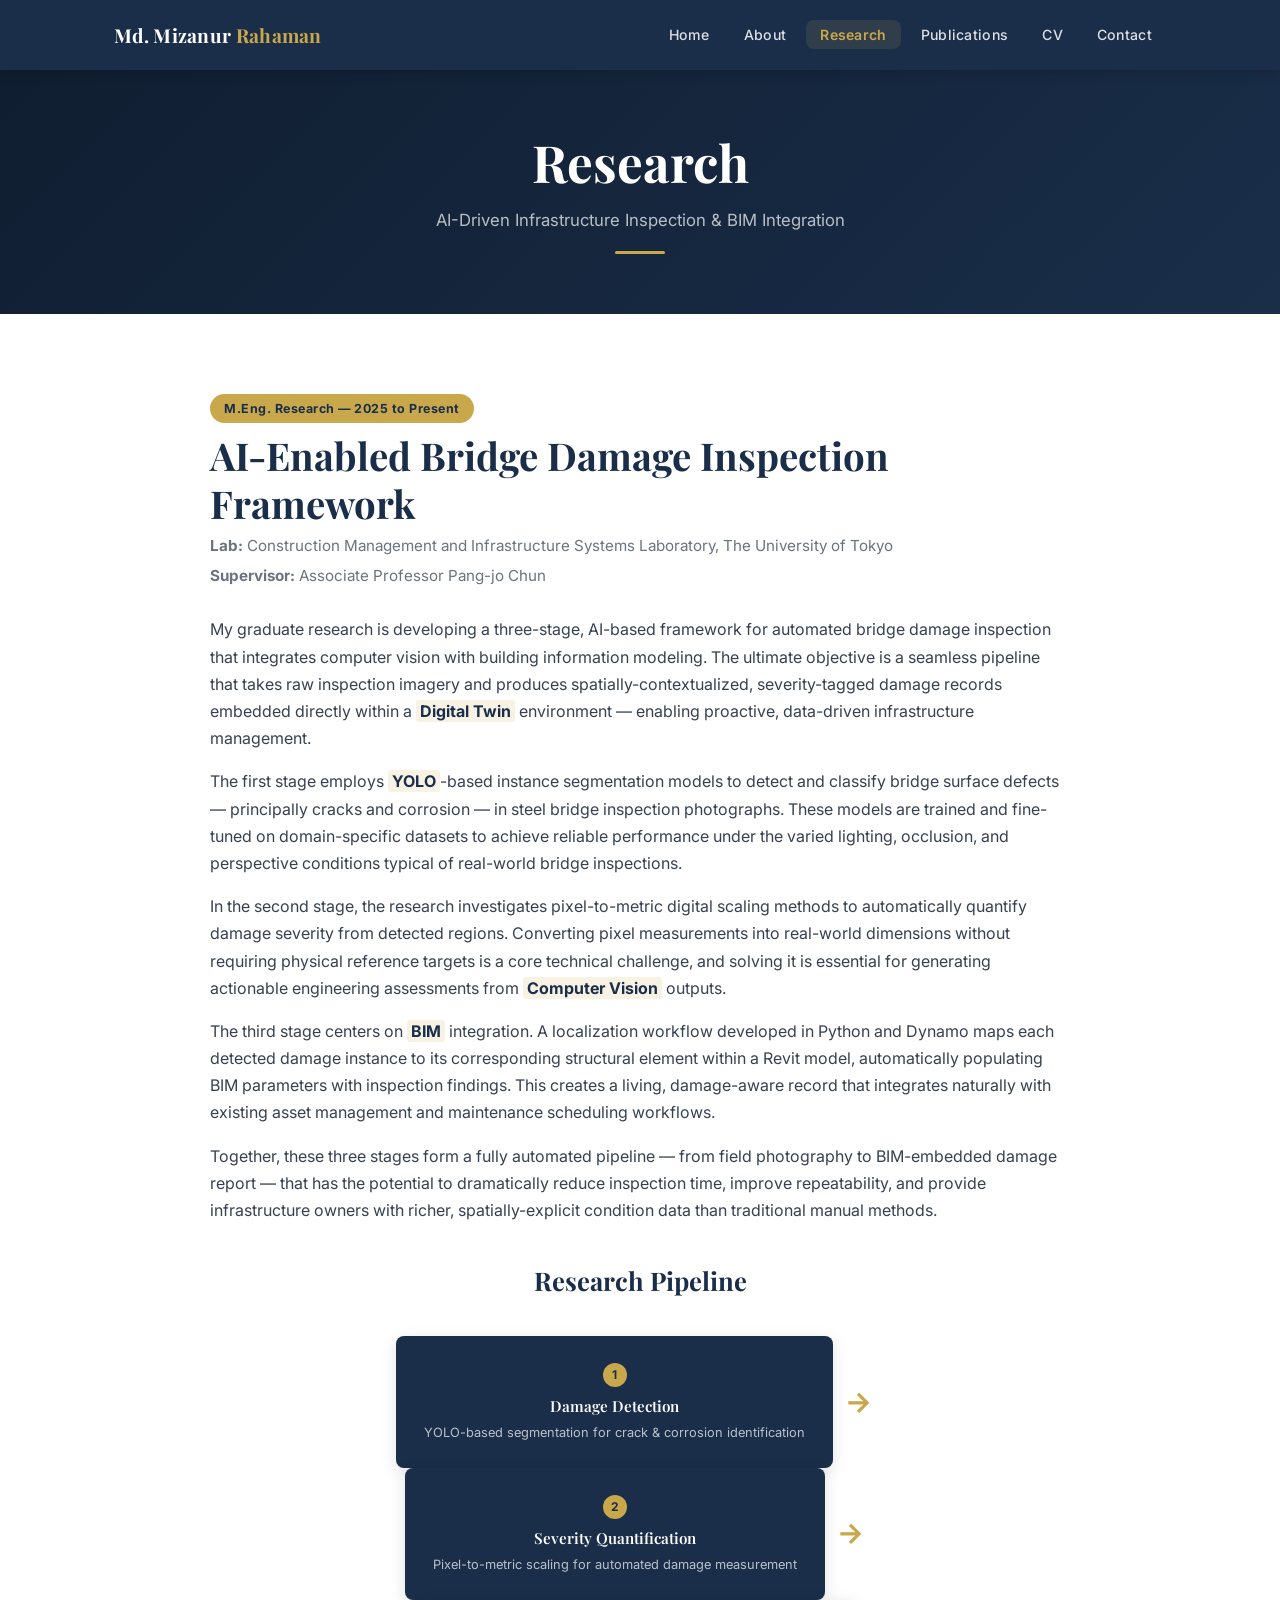
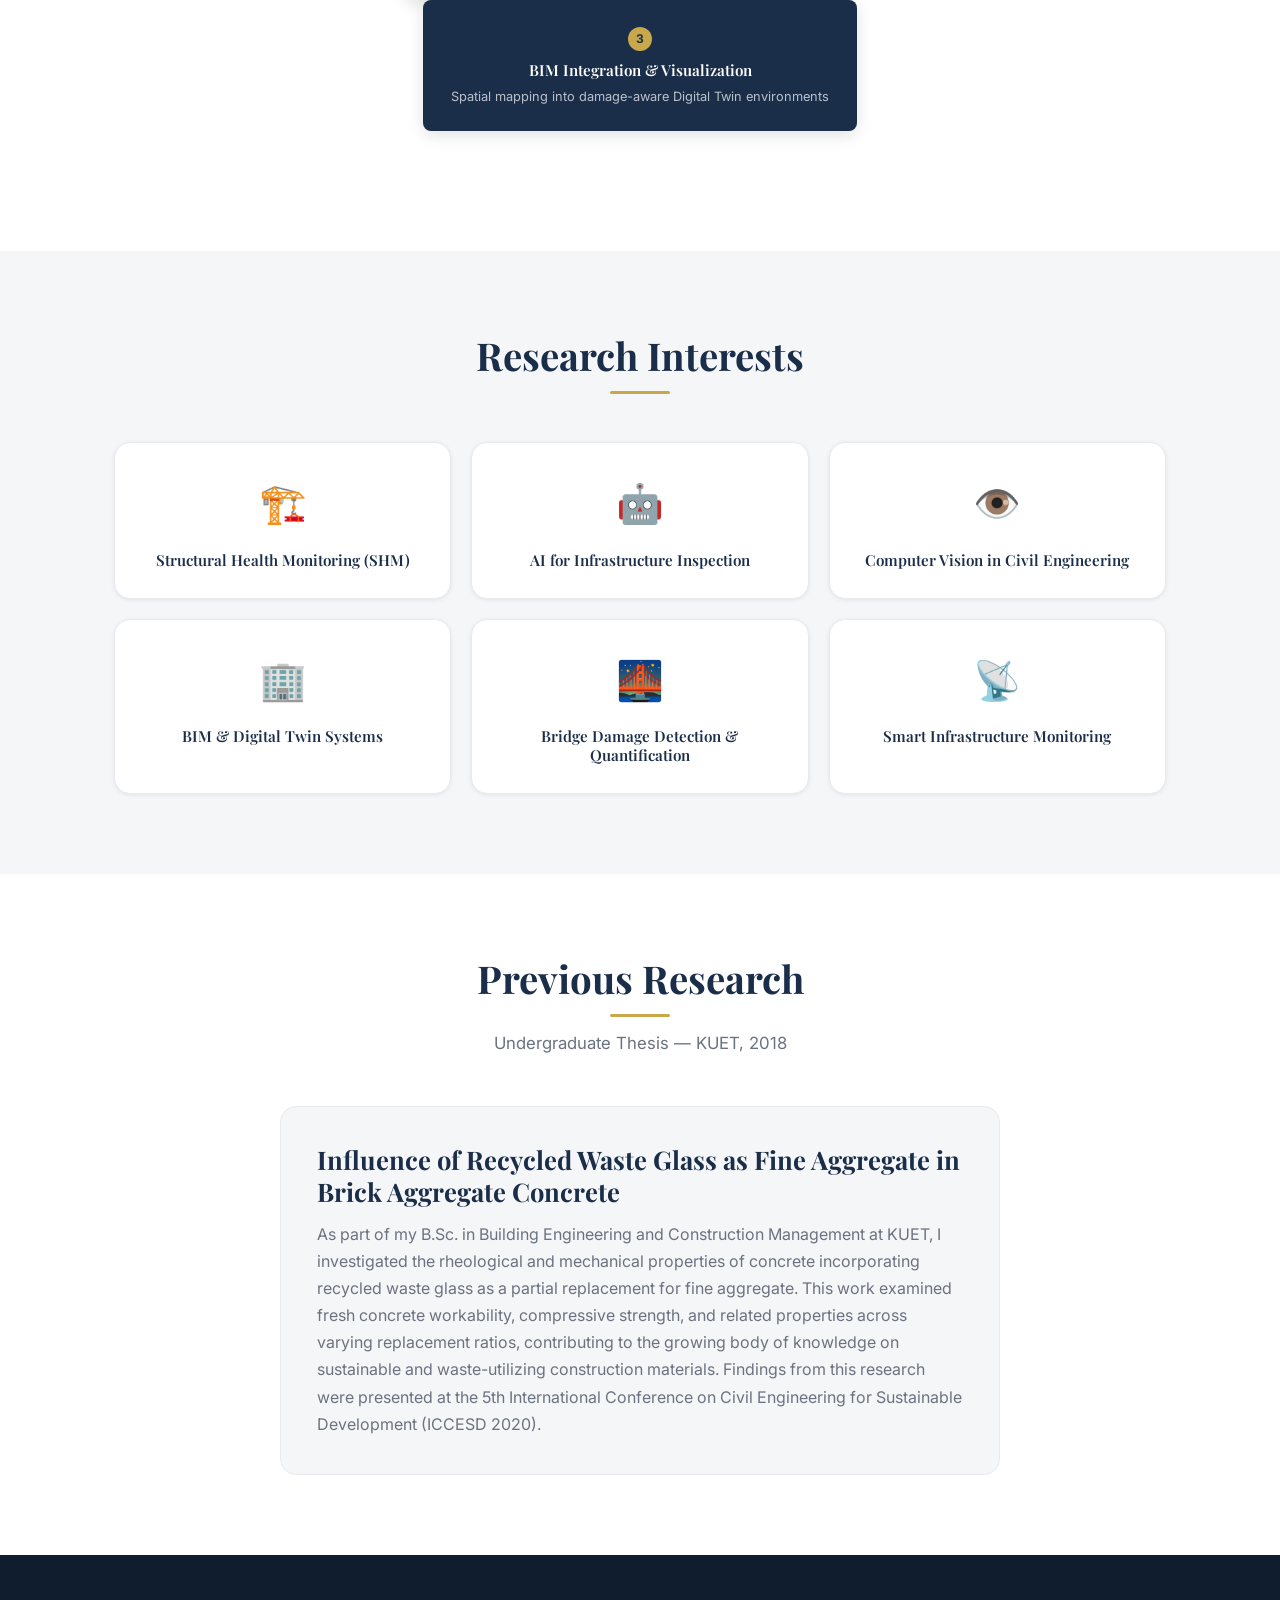
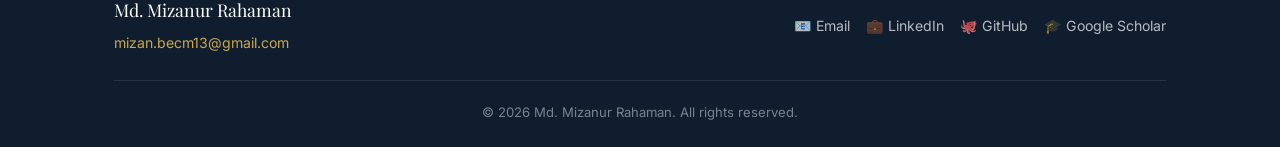
<file: research.html>
<!DOCTYPE html>
<html lang="en">
<head>
  <meta charset="UTF-8" />
  <meta name="viewport" content="width=device-width, initial-scale=1.0" />
  <title>Research — Md. Mizanur Rahaman</title>
  <meta name="description" content="Research by Md. Mizanur Rahaman — AI-enabled bridge damage inspection, YOLO, BIM integration, and digital twin development at the University of Tokyo." />
  <link rel="stylesheet" href="assets/css/style.css" />
</head>
<body>

  <div id="nav-placeholder"></div>

  <!-- ===== PAGE HERO ===== -->
  <header class="page-hero">
    <div class="container">
      <h1>Research</h1>
      <p>AI-Driven Infrastructure Inspection &amp; BIM Integration</p>
      <div class="gold-bar"></div>
    </div>
  </header>

  <main>

    <!-- ===== CURRENT RESEARCH ===== -->
    <section class="section">
      <div class="container">

        <div style="max-width: 860px; margin: 0 auto;">

          <div style="margin-bottom: 8px;">
            <span style="display:inline-block; background:var(--gold); color:var(--navy); font-size:0.78rem; font-weight:700; padding:4px 14px; border-radius:50px; letter-spacing:0.5px;">M.Eng. Research — 2025 to Present</span>
          </div>

          <h2 style="margin-bottom: 6px;">AI-Enabled Bridge Damage Inspection Framework</h2>
          <p style="color:var(--grey-text); font-size:0.95rem; margin-bottom:4px;">
            <strong>Lab:</strong> Construction Management and Infrastructure Systems Laboratory, The University of Tokyo
          </p>
          <p style="color:var(--grey-text); font-size:0.95rem; margin-bottom:28px;">
            <strong>Supervisor:</strong> Associate Professor Pang-jo Chun
          </p>

          <p>
            My graduate research is developing a three-stage, AI-based framework for automated bridge damage inspection that
            integrates computer vision with building information modeling. The ultimate objective is a seamless pipeline that
            takes raw inspection imagery and produces spatially-contextualized, severity-tagged damage records embedded directly
            within a <span class="keyword-highlight">Digital Twin</span> environment — enabling proactive, data-driven infrastructure management.
          </p>

          <p>
            The first stage employs <span class="keyword-highlight">YOLO</span>-based instance segmentation models to detect and classify bridge surface defects —
            principally cracks and corrosion — in steel bridge inspection photographs. These models are trained and fine-tuned on
            domain-specific datasets to achieve reliable performance under the varied lighting, occlusion, and perspective
            conditions typical of real-world bridge inspections.
          </p>

          <p>
            In the second stage, the research investigates pixel-to-metric digital scaling methods to automatically quantify
            damage severity from detected regions. Converting pixel measurements into real-world dimensions without requiring
            physical reference targets is a core technical challenge, and solving it is essential for generating actionable
            engineering assessments from <span class="keyword-highlight">Computer Vision</span> outputs.
          </p>

          <p>
            The third stage centers on <span class="keyword-highlight">BIM</span> integration. A localization workflow developed in Python and Dynamo maps each
            detected damage instance to its corresponding structural element within a Revit model, automatically populating
            BIM parameters with inspection findings. This creates a living, damage-aware record that integrates naturally with
            existing asset management and maintenance scheduling workflows.
          </p>

          <p>
            Together, these three stages form a fully automated pipeline — from field photography to BIM-embedded damage
            report — that has the potential to dramatically reduce inspection time, improve repeatability, and provide
            infrastructure owners with richer, spatially-explicit condition data than traditional manual methods.
          </p>

          <!-- Research Pipeline Diagram -->
          <h3 style="margin: 40px 0 20px; text-align:center;">Research Pipeline</h3>
          <div class="research-pipeline">

            <div class="pipeline-box">
              <div class="step-num">1</div>
              <h4>Damage Detection</h4>
              <p>YOLO-based segmentation for crack &amp; corrosion identification</p>
            </div>

            <div class="pipeline-arrow">&#8594;</div>

            <div class="pipeline-box">
              <div class="step-num">2</div>
              <h4>Severity Quantification</h4>
              <p>Pixel-to-metric scaling for automated damage measurement</p>
            </div>

            <div class="pipeline-arrow">&#8594;</div>

            <div class="pipeline-box">
              <div class="step-num">3</div>
              <h4>BIM Integration &amp; Visualization</h4>
              <p>Spatial mapping into damage-aware Digital Twin environments</p>
            </div>

          </div>

        </div>

      </div>
    </section>

    <!-- ===== RESEARCH INTERESTS ===== -->
    <section class="section section-alt">
      <div class="container">
        <div class="section-title">
          <h2>Research Interests</h2>
          <div class="underline"></div>
        </div>
        <div class="research-interest-cards">

          <div class="interest-card">
            <div class="emoji">🏗️</div>
            <h4>Structural Health Monitoring (SHM)</h4>
          </div>

          <div class="interest-card">
            <div class="emoji">🤖</div>
            <h4>AI for Infrastructure Inspection</h4>
          </div>

          <div class="interest-card">
            <div class="emoji">👁️</div>
            <h4>Computer Vision in Civil Engineering</h4>
          </div>

          <div class="interest-card">
            <div class="emoji">🏢</div>
            <h4>BIM &amp; Digital Twin Systems</h4>
          </div>

          <div class="interest-card">
            <div class="emoji">🌉</div>
            <h4>Bridge Damage Detection &amp; Quantification</h4>
          </div>

          <div class="interest-card">
            <div class="emoji">📡</div>
            <h4>Smart Infrastructure Monitoring</h4>
          </div>

        </div>
      </div>
    </section>

    <!-- ===== PREVIOUS RESEARCH ===== -->
    <section class="section">
      <div class="container">
        <div class="section-title">
          <h2>Previous Research</h2>
          <div class="underline"></div>
          <p>Undergraduate Thesis — KUET, 2018</p>
        </div>
        <div style="max-width: 720px; margin: 0 auto;">
          <div style="background:var(--grey-light); border-radius:var(--radius-lg); padding:36px; border:1px solid var(--grey-mid);">
            <h3 style="margin-bottom:14px;">Influence of Recycled Waste Glass as Fine Aggregate in Brick Aggregate Concrete</h3>
            <p style="color:var(--grey-text);">
              As part of my B.Sc. in Building Engineering and Construction Management at KUET, I investigated
              the rheological and mechanical properties of concrete incorporating recycled waste glass as a
              partial replacement for fine aggregate. This work examined fresh concrete workability, compressive
              strength, and related properties across varying replacement ratios, contributing to the growing
              body of knowledge on sustainable and waste-utilizing construction materials. Findings from this
              research were presented at the 5th International Conference on Civil Engineering for Sustainable
              Development (ICCESD 2020).
            </p>
          </div>
        </div>
      </div>
    </section>

  </main>

  <div id="footer-placeholder"></div>

  <script src="assets/js/main.js"></script>
</body>
</html>
</file>
<file: assets/css/style.css>
/* ============================================================
   style.css — PhD Portfolio Website: Md. Mizanur Rahaman
   ============================================================ */

/* --- Google Fonts --- */
@import url('https://fonts.googleapis.com/css2?family=Inter:wght@300;400;500;600;700&family=Playfair+Display:wght@400;600;700&display=swap');

/* --- CSS Variables --- */
:root {
  --navy:       #1a2e4a;
  --navy-dark:  #0f1d2f;
  --navy-light: #243d60;
  --gold:       #c9a84c;
  --gold-light: #e0c070;
  --white:      #ffffff;
  --grey-light: #f5f6f8;
  --grey-mid:   #e8eaed;
  --grey-text:  #6b7280;
  --text-dark:  #1f2937;
  --text-body:  #374151;

  --font-body:    'Inter', sans-serif;
  --font-heading: 'Playfair Display', serif;

  --shadow-sm:  0 1px 4px rgba(0,0,0,0.08);
  --shadow-md:  0 4px 16px rgba(0,0,0,0.12);
  --shadow-lg:  0 8px 32px rgba(0,0,0,0.16);

  --radius:     8px;
  --radius-lg:  16px;
  --transition: 0.25s ease;

  --nav-height: 70px;
}

/* --- Reset & Base --- */
*, *::before, *::after {
  box-sizing: border-box;
  margin: 0;
  padding: 0;
}

html {
  scroll-behavior: smooth;
}

body {
  font-family: var(--font-body);
  color: var(--text-body);
  background: var(--white);
  line-height: 1.7;
  font-size: 16px;
}

img {
  max-width: 100%;
  display: block;
}

a {
  color: var(--gold);
  text-decoration: none;
  transition: color var(--transition);
}

a:hover {
  color: var(--gold-light);
}

ul {
  list-style: none;
}

/* --- Typography --- */
h1, h2, h3, h4, h5 {
  font-family: var(--font-heading);
  color: var(--navy);
  line-height: 1.25;
}

h1 { font-size: clamp(2rem, 5vw, 3.2rem); }
h2 { font-size: clamp(1.6rem, 3.5vw, 2.4rem); }
h3 { font-size: clamp(1.2rem, 2.5vw, 1.6rem); }
h4 { font-size: 1.1rem; }

p { margin-bottom: 1rem; }
p:last-child { margin-bottom: 0; }

/* --- Layout Utilities --- */
.container {
  max-width: 1100px;
  margin: 0 auto;
  padding: 0 24px;
}

.section {
  padding: 80px 0;
}

.section-alt {
  background: var(--grey-light);
}

.section-title {
  text-align: center;
  margin-bottom: 48px;
}

.section-title h2 {
  margin-bottom: 12px;
}

.section-title .underline {
  width: 60px;
  height: 3px;
  background: var(--gold);
  margin: 0 auto;
  border-radius: 2px;
}

.section-title p {
  color: var(--grey-text);
  margin-top: 12px;
  font-size: 1.05rem;
}

/* --- Buttons --- */
.btn {
  display: inline-flex;
  align-items: center;
  gap: 8px;
  padding: 12px 28px;
  border-radius: var(--radius);
  font-family: var(--font-body);
  font-size: 0.95rem;
  font-weight: 600;
  cursor: pointer;
  transition: all var(--transition);
  border: 2px solid transparent;
  text-decoration: none;
}

.btn-primary {
  background: var(--gold);
  color: var(--navy);
  border-color: var(--gold);
}

.btn-primary:hover {
  background: var(--gold-light);
  border-color: var(--gold-light);
  color: var(--navy);
  transform: translateY(-2px);
  box-shadow: var(--shadow-md);
}

.btn-outline {
  background: transparent;
  color: var(--white);
  border-color: var(--white);
}

.btn-outline:hover {
  background: var(--white);
  color: var(--navy);
  transform: translateY(-2px);
  box-shadow: var(--shadow-md);
}

.btn-outline-navy {
  background: transparent;
  color: var(--navy);
  border-color: var(--navy);
}

.btn-outline-navy:hover {
  background: var(--navy);
  color: var(--white);
  transform: translateY(-2px);
}

/* ============================================================
   NAVIGATION
   ============================================================ */
#navbar {
  position: fixed;
  top: 0;
  left: 0;
  right: 0;
  height: var(--nav-height);
  background: var(--navy);
  z-index: 1000;
  box-shadow: 0 2px 12px rgba(0,0,0,0.2);
}

.nav-inner {
  display: flex;
  align-items: center;
  justify-content: space-between;
  height: 100%;
  max-width: 1100px;
  margin: 0 auto;
  padding: 0 24px;
}

.nav-logo {
  font-family: var(--font-heading);
  font-size: 1.2rem;
  font-weight: 700;
  color: var(--white);
  letter-spacing: 0.3px;
}

.nav-logo span {
  color: var(--gold);
}

.nav-links {
  display: flex;
  align-items: center;
  gap: 6px;
}

.nav-links a {
  color: rgba(255,255,255,0.85);
  font-size: 0.88rem;
  font-weight: 500;
  padding: 6px 14px;
  border-radius: var(--radius);
  transition: all var(--transition);
  letter-spacing: 0.3px;
}

.nav-links a:hover,
.nav-links a.active {
  color: var(--gold);
  background: rgba(201,168,76,0.12);
}

.nav-links a.active {
  font-weight: 600;
}

.hamburger {
  display: none;
  flex-direction: column;
  gap: 5px;
  cursor: pointer;
  padding: 4px;
  background: none;
  border: none;
}

.hamburger span {
  display: block;
  width: 24px;
  height: 2px;
  background: var(--white);
  border-radius: 2px;
  transition: all var(--transition);
}

.hamburger.open span:nth-child(1) { transform: translateY(7px) rotate(45deg); }
.hamburger.open span:nth-child(2) { opacity: 0; }
.hamburger.open span:nth-child(3) { transform: translateY(-7px) rotate(-45deg); }

/* ============================================================
   FOOTER
   ============================================================ */
#footer {
  background: var(--navy-dark);
  color: rgba(255,255,255,0.75);
  padding: 40px 0 24px;
}

.footer-inner {
  max-width: 1100px;
  margin: 0 auto;
  padding: 0 24px;
  display: flex;
  flex-wrap: wrap;
  gap: 24px;
  justify-content: space-between;
  align-items: center;
}

.footer-name {
  font-family: var(--font-heading);
  font-size: 1.1rem;
  color: var(--white);
  margin-bottom: 4px;
}

.footer-email {
  font-size: 0.88rem;
  color: var(--gold);
}

.footer-links {
  display: flex;
  gap: 16px;
  flex-wrap: wrap;
}

.footer-links a {
  color: rgba(255,255,255,0.7);
  font-size: 0.88rem;
  display: flex;
  align-items: center;
  gap: 6px;
  transition: color var(--transition);
}

.footer-links a:hover {
  color: var(--gold);
}

.footer-copy {
  width: 100%;
  border-top: 1px solid rgba(255,255,255,0.1);
  margin-top: 24px;
  padding-top: 20px;
  text-align: center;
  font-size: 0.82rem;
  color: rgba(255,255,255,0.45);
}

/* ============================================================
   HOME PAGE — HERO
   ============================================================ */
.hero {
  min-height: 100vh;
  background: linear-gradient(135deg, var(--navy-dark) 0%, var(--navy) 60%, var(--navy-light) 100%);
  display: flex;
  align-items: center;
  padding-top: var(--nav-height);
  position: relative;
  overflow: hidden;
}

.hero::before {
  content: '';
  position: absolute;
  top: -50%;
  right: -10%;
  width: 600px;
  height: 600px;
  background: radial-gradient(circle, rgba(201,168,76,0.08) 0%, transparent 70%);
  pointer-events: none;
}

.hero-inner {
  display: flex;
  align-items: center;
  gap: 60px;
  padding: 60px 24px;
  max-width: 1100px;
  margin: 0 auto;
  width: 100%;
}

.hero-text {
  flex: 1;
}

.hero-greeting {
  color: var(--gold);
  font-size: 1rem;
  font-weight: 600;
  letter-spacing: 2px;
  text-transform: uppercase;
  margin-bottom: 12px;
}

.hero-text h1 {
  color: var(--white);
  margin-bottom: 16px;
}

.hero-subtitle {
  color: rgba(255,255,255,0.75);
  font-size: 1.1rem;
  margin-bottom: 20px;
  line-height: 1.6;
}

.hero-bio {
  color: rgba(255,255,255,0.65);
  font-size: 0.97rem;
  line-height: 1.8;
  margin-bottom: 32px;
}

.hero-buttons {
  display: flex;
  gap: 16px;
  flex-wrap: wrap;
}

.hero-photo {
  flex-shrink: 0;
}

.hero-photo img {
  width: 280px;
  height: 280px;
  border-radius: 50%;
  object-fit: cover;
  border: 4px solid var(--gold);
  box-shadow: 0 0 0 8px rgba(201,168,76,0.15), var(--shadow-lg);
}

/* Research Interests Pills */
.interest-pills {
  display: flex;
  flex-wrap: wrap;
  gap: 12px;
  justify-content: center;
}

.pill {
  background: var(--white);
  border: 2px solid var(--navy);
  color: var(--navy);
  padding: 8px 20px;
  border-radius: 50px;
  font-size: 0.88rem;
  font-weight: 500;
  transition: all var(--transition);
}

.pill:hover {
  background: var(--navy);
  color: var(--white);
  border-color: var(--navy);
}

/* Highlight Cards */
.highlight-cards {
  display: grid;
  grid-template-columns: repeat(3, 1fr);
  gap: 24px;
}

.highlight-card {
  background: var(--white);
  border: 1px solid var(--grey-mid);
  border-radius: var(--radius-lg);
  padding: 32px 24px;
  text-align: center;
  box-shadow: var(--shadow-sm);
  transition: all var(--transition);
}

.highlight-card:hover {
  box-shadow: var(--shadow-md);
  transform: translateY(-4px);
  border-color: var(--gold);
}

.highlight-card .icon {
  font-size: 2.2rem;
  margin-bottom: 16px;
}

.highlight-card h4 {
  color: var(--navy);
  margin-bottom: 8px;
  font-size: 1rem;
}

.highlight-card p {
  color: var(--grey-text);
  font-size: 0.88rem;
}

/* ============================================================
   ABOUT PAGE
   ============================================================ */
.page-hero {
  background: linear-gradient(135deg, var(--navy-dark), var(--navy));
  color: var(--white);
  padding: calc(var(--nav-height) + 60px) 0 60px;
  text-align: center;
}

.page-hero h1 {
  color: var(--white);
  margin-bottom: 12px;
}

.page-hero p {
  color: rgba(255,255,255,0.7);
  font-size: 1.05rem;
}

.page-hero .gold-bar {
  width: 50px;
  height: 3px;
  background: var(--gold);
  margin: 16px auto 0;
  border-radius: 2px;
}

/* Education Timeline */
.timeline {
  position: relative;
  padding-left: 40px;
}

.timeline::before {
  content: '';
  position: absolute;
  left: 10px;
  top: 0;
  bottom: 0;
  width: 2px;
  background: var(--grey-mid);
}

.timeline-item {
  position: relative;
  margin-bottom: 40px;
}

.timeline-item:last-child {
  margin-bottom: 0;
}

.timeline-item::before {
  content: '';
  position: absolute;
  left: -34px;
  top: 6px;
  width: 14px;
  height: 14px;
  border-radius: 50%;
  background: var(--gold);
  border: 2px solid var(--white);
  box-shadow: 0 0 0 2px var(--gold);
}

.timeline-badge {
  display: inline-block;
  background: var(--navy);
  color: var(--white);
  font-size: 0.78rem;
  font-weight: 600;
  padding: 3px 12px;
  border-radius: 50px;
  margin-bottom: 10px;
  letter-spacing: 0.5px;
}

.timeline-item h3 {
  margin-bottom: 6px;
  font-size: 1.2rem;
}

.timeline-item .institution {
  color: var(--gold);
  font-weight: 600;
  font-size: 0.95rem;
  margin-bottom: 8px;
}

.timeline-item .details {
  color: var(--grey-text);
  font-size: 0.9rem;
}

.timeline-item .details span {
  display: block;
  margin-bottom: 3px;
}

/* Skills Grid */
.skills-grid {
  display: grid;
  grid-template-columns: repeat(2, 1fr);
  gap: 24px;
}

.skill-card {
  background: var(--white);
  border: 1px solid var(--grey-mid);
  border-radius: var(--radius-lg);
  padding: 28px 24px;
  box-shadow: var(--shadow-sm);
  transition: all var(--transition);
}

.skill-card:hover {
  box-shadow: var(--shadow-md);
  border-color: var(--gold);
}

.skill-card h4 {
  color: var(--navy);
  margin-bottom: 16px;
  font-size: 1rem;
  font-weight: 700;
  display: flex;
  align-items: center;
  gap: 8px;
}

.skill-card h4 .card-icon {
  font-size: 1.3rem;
}

.skill-tags {
  display: flex;
  flex-wrap: wrap;
  gap: 8px;
}

.skill-tag {
  background: var(--grey-light);
  color: var(--text-dark);
  font-size: 0.82rem;
  font-weight: 500;
  padding: 4px 12px;
  border-radius: 50px;
  border: 1px solid var(--grey-mid);
}

/* Awards List */
.awards-list {
  display: flex;
  flex-direction: column;
  gap: 16px;
}

.award-item {
  display: flex;
  align-items: flex-start;
  gap: 16px;
  background: var(--white);
  border: 1px solid var(--grey-mid);
  border-left: 4px solid var(--gold);
  border-radius: var(--radius);
  padding: 20px 24px;
  box-shadow: var(--shadow-sm);
}

.award-icon {
  font-size: 1.6rem;
  flex-shrink: 0;
}

.award-item h4 {
  color: var(--navy);
  margin-bottom: 4px;
}

.award-item p {
  color: var(--grey-text);
  font-size: 0.9rem;
}

/* ============================================================
   RESEARCH PAGE
   ============================================================ */
.research-pipeline {
  display: flex;
  align-items: center;
  justify-content: center;
  gap: 0;
  flex-wrap: wrap;
  margin: 40px 0;
}

.pipeline-box {
  background: var(--navy);
  color: var(--white);
  border-radius: var(--radius);
  padding: 24px 28px;
  text-align: center;
  min-width: 180px;
  box-shadow: var(--shadow-md);
  position: relative;
}

.pipeline-box .step-num {
  display: inline-block;
  background: var(--gold);
  color: var(--navy);
  font-size: 0.75rem;
  font-weight: 700;
  width: 24px;
  height: 24px;
  border-radius: 50%;
  line-height: 24px;
  margin-bottom: 10px;
}

.pipeline-box h4 {
  color: var(--white);
  font-size: 0.95rem;
  font-weight: 600;
}

.pipeline-box p {
  color: rgba(255,255,255,0.7);
  font-size: 0.8rem;
  margin-top: 6px;
}

.pipeline-arrow {
  color: var(--gold);
  font-size: 1.8rem;
  padding: 0 12px;
  font-weight: bold;
  flex-shrink: 0;
}

.research-interest-cards {
  display: grid;
  grid-template-columns: repeat(3, 1fr);
  gap: 20px;
}

.interest-card {
  background: var(--white);
  border: 1px solid var(--grey-mid);
  border-radius: var(--radius-lg);
  padding: 28px 20px;
  text-align: center;
  box-shadow: var(--shadow-sm);
  transition: all var(--transition);
}

.interest-card:hover {
  box-shadow: var(--shadow-md);
  transform: translateY(-4px);
  border-color: var(--gold);
}

.interest-card .emoji {
  font-size: 2.4rem;
  margin-bottom: 14px;
}

.interest-card h4 {
  color: var(--navy);
  font-size: 0.95rem;
  font-weight: 600;
}

.keyword-highlight {
  color: var(--navy);
  font-weight: 700;
  background: rgba(201,168,76,0.15);
  padding: 1px 4px;
  border-radius: 3px;
}

/* ============================================================
   PUBLICATIONS PAGE
   ============================================================ */
.pub-card {
  background: var(--white);
  border: 1px solid var(--grey-mid);
  border-radius: var(--radius-lg);
  padding: 32px;
  box-shadow: var(--shadow-sm);
  transition: all var(--transition);
}

.pub-card:hover {
  box-shadow: var(--shadow-md);
}

.pub-badge {
  display: inline-block;
  background: var(--navy);
  color: var(--white);
  font-size: 0.78rem;
  font-weight: 600;
  padding: 4px 14px;
  border-radius: 50px;
  margin-bottom: 16px;
  letter-spacing: 0.5px;
}

.pub-title {
  font-family: var(--font-heading);
  font-size: 1.15rem;
  color: var(--navy);
  margin-bottom: 10px;
  line-height: 1.4;
}

.pub-authors {
  color: var(--grey-text);
  font-size: 0.9rem;
  margin-bottom: 6px;
}

.pub-venue {
  color: var(--text-body);
  font-size: 0.9rem;
  font-style: italic;
  margin-bottom: 20px;
}

.pub-actions {
  display: flex;
  gap: 12px;
  flex-wrap: wrap;
}

.ongoing-card {
  background: linear-gradient(135deg, var(--grey-light), #eef0f5);
  border: 1px dashed var(--grey-mid);
  border-radius: var(--radius-lg);
  padding: 32px;
}

.ongoing-card h3 {
  color: var(--navy);
  margin-bottom: 10px;
}

.ongoing-card p {
  color: var(--grey-text);
}

/* ============================================================
   CV PAGE
   ============================================================ */
.cv-download-bar {
  background: linear-gradient(135deg, var(--navy-dark), var(--navy));
  padding: 40px 0;
  text-align: center;
}

.cv-download-bar h2 {
  color: var(--white);
  margin-bottom: 8px;
}

.cv-download-bar p {
  color: rgba(255,255,255,0.7);
  margin-bottom: 24px;
}

.cv-section {
  margin-bottom: 48px;
}

.cv-section h3 {
  color: var(--navy);
  border-bottom: 2px solid var(--gold);
  padding-bottom: 8px;
  margin-bottom: 24px;
  font-size: 1.2rem;
}

.cv-entry {
  margin-bottom: 24px;
  padding-left: 16px;
  border-left: 3px solid var(--grey-mid);
}

.cv-entry:hover {
  border-left-color: var(--gold);
}

.cv-entry-header {
  display: flex;
  justify-content: space-between;
  align-items: flex-start;
  flex-wrap: wrap;
  gap: 8px;
  margin-bottom: 6px;
}

.cv-entry-title {
  font-weight: 700;
  color: var(--navy);
  font-size: 1rem;
}

.cv-entry-date {
  color: var(--gold);
  font-size: 0.85rem;
  font-weight: 600;
  white-space: nowrap;
}

.cv-entry-org {
  color: var(--text-body);
  font-size: 0.9rem;
  font-weight: 500;
  margin-bottom: 8px;
}

.cv-entry ul {
  list-style: disc;
  padding-left: 20px;
  color: var(--grey-text);
  font-size: 0.9rem;
}

.cv-entry ul li {
  margin-bottom: 4px;
}

.cv-note {
  background: var(--grey-light);
  border-radius: var(--radius);
  padding: 12px 18px;
  font-size: 0.85rem;
  color: var(--grey-text);
  margin-top: 24px;
  text-align: center;
  border: 1px solid var(--grey-mid);
}

.test-scores {
  display: grid;
  grid-template-columns: repeat(2, 1fr);
  gap: 16px;
}

.score-card {
  background: var(--white);
  border: 1px solid var(--grey-mid);
  border-radius: var(--radius);
  padding: 20px;
  text-align: center;
  box-shadow: var(--shadow-sm);
}

.score-card h4 {
  color: var(--navy);
  margin-bottom: 8px;
}

.score-main {
  font-size: 1.6rem;
  font-weight: 700;
  color: var(--gold);
  display: block;
  margin-bottom: 4px;
}

.score-details {
  font-size: 0.82rem;
  color: var(--grey-text);
}

/* ============================================================
   CONTACT PAGE
   ============================================================ */
.contact-cards {
  display: grid;
  grid-template-columns: repeat(2, 1fr);
  gap: 20px;
}

.contact-card {
  background: var(--white);
  border: 1px solid var(--grey-mid);
  border-radius: var(--radius-lg);
  padding: 28px 24px;
  display: flex;
  align-items: center;
  gap: 18px;
  box-shadow: var(--shadow-sm);
  transition: all var(--transition);
  text-decoration: none;
  color: inherit;
}

.contact-card:hover {
  box-shadow: var(--shadow-md);
  transform: translateY(-3px);
  border-color: var(--gold);
  color: inherit;
}

.contact-card .c-icon {
  font-size: 2rem;
  flex-shrink: 0;
  width: 50px;
  height: 50px;
  background: var(--grey-light);
  border-radius: 50%;
  display: flex;
  align-items: center;
  justify-content: center;
}

.contact-card h4 {
  color: var(--navy);
  margin-bottom: 4px;
  font-size: 0.9rem;
  font-weight: 700;
  text-transform: uppercase;
  letter-spacing: 0.5px;
}

.contact-card p {
  color: var(--gold);
  font-size: 0.9rem;
  font-weight: 500;
  word-break: break-word;
}

/* Contact Form */
.contact-form {
  background: var(--white);
  border: 1px solid var(--grey-mid);
  border-radius: var(--radius-lg);
  padding: 40px;
  box-shadow: var(--shadow-sm);
}

.form-group {
  margin-bottom: 20px;
}

.form-row {
  display: grid;
  grid-template-columns: 1fr 1fr;
  gap: 20px;
}

label {
  display: block;
  font-size: 0.88rem;
  font-weight: 600;
  color: var(--navy);
  margin-bottom: 6px;
  letter-spacing: 0.3px;
}

input[type="text"],
input[type="email"],
textarea,
select {
  width: 100%;
  padding: 12px 16px;
  border: 1.5px solid var(--grey-mid);
  border-radius: var(--radius);
  font-family: var(--font-body);
  font-size: 0.95rem;
  color: var(--text-dark);
  background: var(--white);
  transition: border-color var(--transition), box-shadow var(--transition);
  outline: none;
}

input:focus,
textarea:focus {
  border-color: var(--gold);
  box-shadow: 0 0 0 3px rgba(201,168,76,0.15);
}

textarea {
  resize: vertical;
  min-height: 140px;
}

.form-note {
  background: var(--grey-light);
  border-left: 3px solid var(--gold);
  border-radius: 0 var(--radius) var(--radius) 0;
  padding: 20px 24px;
  color: var(--text-body);
  font-size: 0.95rem;
  line-height: 1.7;
}

/* ============================================================
   RESPONSIVE
   ============================================================ */
@media (max-width: 900px) {
  .hero-inner {
    flex-direction: column-reverse;
    text-align: center;
    gap: 40px;
  }

  .hero-buttons {
    justify-content: center;
  }

  .hero-photo img {
    width: 220px;
    height: 220px;
  }

  .highlight-cards {
    grid-template-columns: 1fr;
  }

  .skills-grid {
    grid-template-columns: 1fr;
  }

  .research-interest-cards {
    grid-template-columns: repeat(2, 1fr);
  }

  .contact-cards {
    grid-template-columns: 1fr;
  }

  .test-scores {
    grid-template-columns: 1fr;
  }

  .pipeline-arrow {
    transform: rotate(90deg);
    padding: 8px 0;
  }

  .research-pipeline {
    flex-direction: column;
  }
}

@media (max-width: 640px) {
  .nav-links {
    display: none;
    position: absolute;
    top: var(--nav-height);
    left: 0;
    right: 0;
    background: var(--navy-dark);
    flex-direction: column;
    padding: 20px 24px;
    gap: 4px;
    box-shadow: var(--shadow-md);
  }

  .nav-links.open {
    display: flex;
  }

  .nav-links a {
    padding: 10px 14px;
    width: 100%;
  }

  .hamburger {
    display: flex;
  }

  .section {
    padding: 60px 0;
  }

  .hero-photo img {
    width: 180px;
    height: 180px;
  }

  .research-interest-cards {
    grid-template-columns: 1fr;
  }

  .form-row {
    grid-template-columns: 1fr;
  }

  .contact-form {
    padding: 24px 20px;
  }

  .footer-inner {
    flex-direction: column;
    text-align: center;
  }

  .footer-links {
    justify-content: center;
  }
}
</file>
